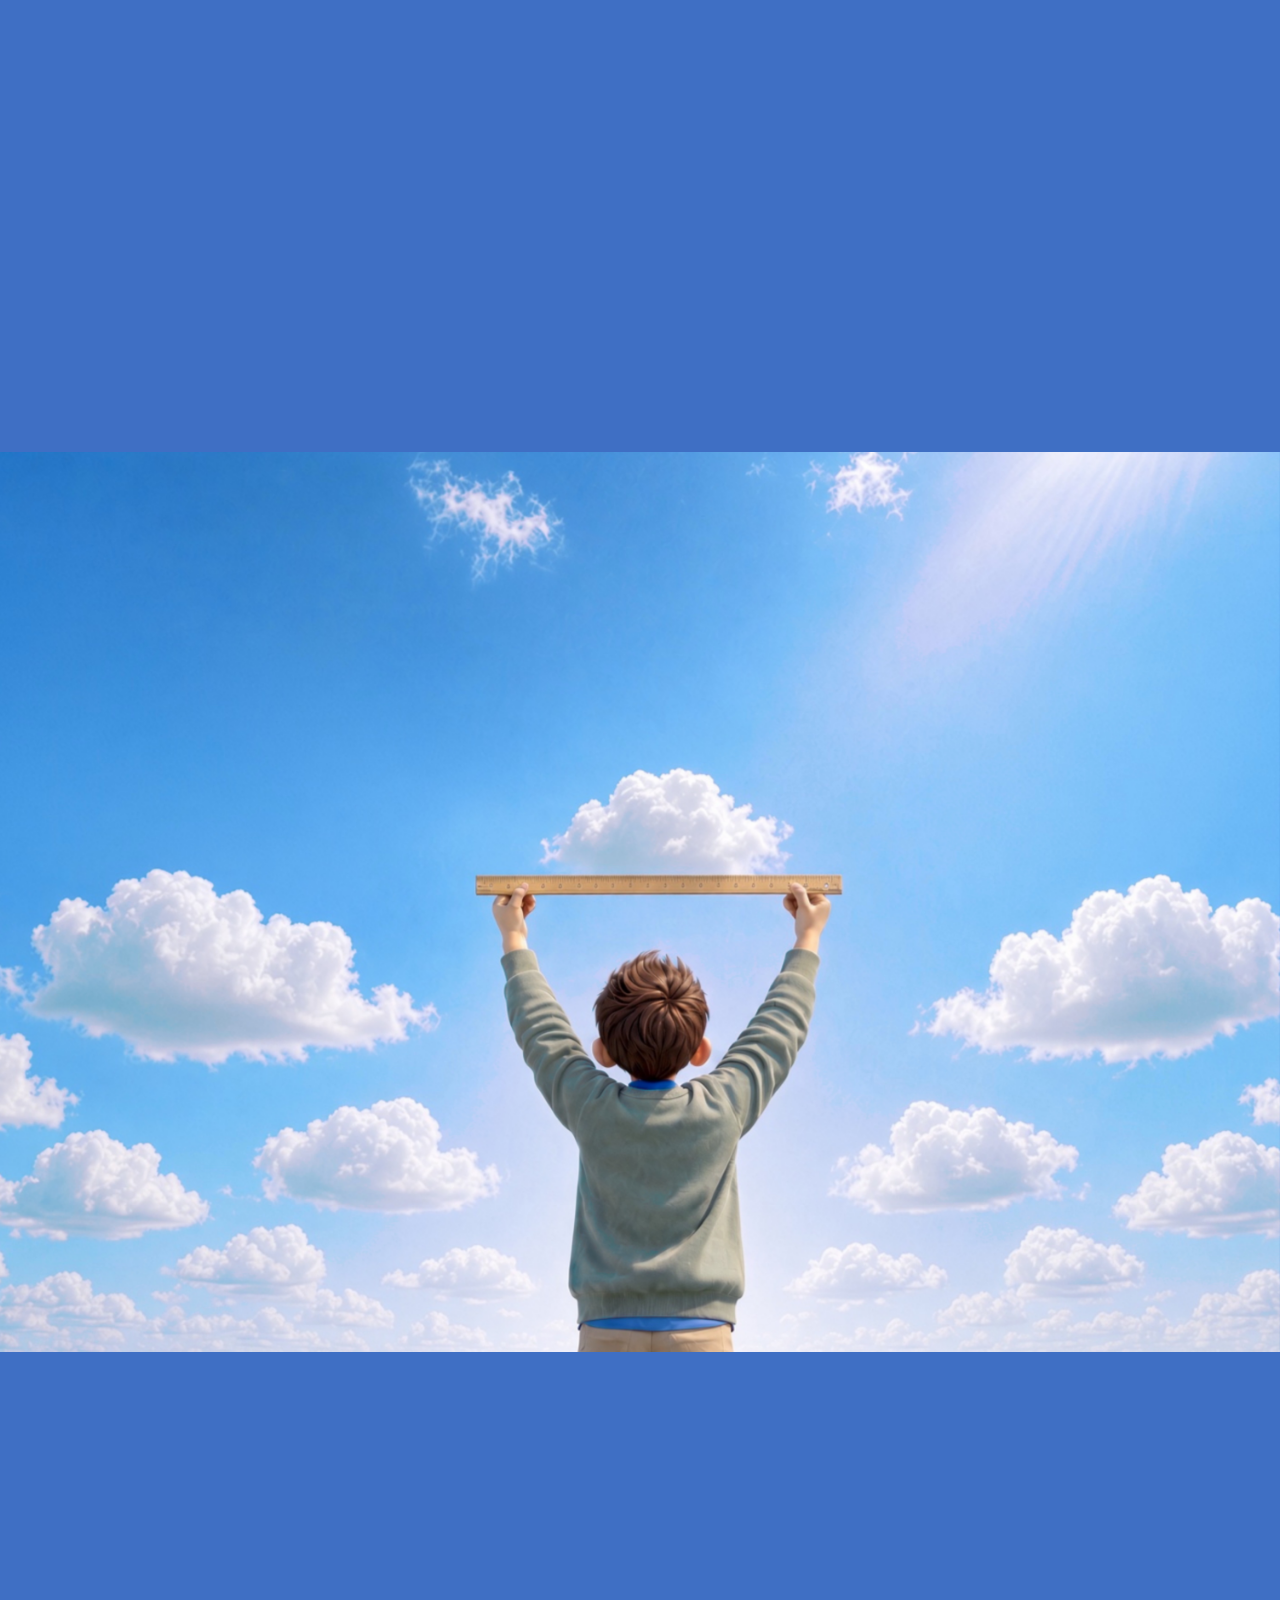
<file: index.html>
<!DOCTYPE html>
<html lang="en">
  <head>
    <meta charset="UTF-8" />
    <meta name="viewport" content="width=device-width, initial-scale=1, viewport-fit=cover" />
    <title>Galami Labs</title>
    <link rel="icon" type="image/png" href="/favicon.png" />
    <link rel="stylesheet" href="styles.css" />
    <script>
      document.documentElement.classList.add("is-video-loading");
      if (matchMedia("(max-aspect-ratio: 4/5)").matches) {
        document.documentElement.classList.add("is-phone");
      }
      if (/iPhone|iPod/.test(navigator.userAgent)) {
        document.documentElement.classList.add("is-iphone");
      }
    </script>
    <style>
      .home .start-still,
      .home .hero-video,
      .home .end-still {
        transform-origin: center center;
      }

      .home .next {
        width: 3.25rem;
        height: 3.25rem;
        bottom: calc(1.85rem + env(safe-area-inset-bottom));
        background: #fff;
        color: #141414;
        box-shadow: 0 8px 22px rgba(8, 28, 64, 0.18);
        transform: translateX(-50%);
        transition: opacity 0.25s ease, transform 0.28s cubic-bezier(0.22, 1, 0.36, 1);
      }

      @media (max-aspect-ratio: 4/5) {
        .home .next {
          bottom: calc(1.85rem + var(--chrome-bottom, env(safe-area-inset-bottom)));
        }
      }

      .home .next svg {
        position: relative;
        z-index: 2;
        width: 1.45rem;
        height: 1.45rem;
      }

      .home .next svg path {
        stroke-width: 1.8;
      }

      .home .next:hover,
      .home .next:focus-visible {
        transform: translateX(-50%) scale(1.12);
      }

      @media (prefers-reduced-motion: reduce) {
        .home .next {
          transition: none;
        }
      }
    </style>
  </head>
  <body>
    <div class="phone-load">
      <p class="phone-load-mark">Galami Labs</p>
      <div class="phone-load-track"><span class="phone-load-bar"></span></div>
    </div>
    <main class="scrub">
      <div class="pin home">
        <picture>
          <source media="(max-aspect-ratio: 4/5)" srcset="Mobile%20First%20Frame.jpg" />
          <img
            class="start-still"
            src="trial-first.jpg"
            alt="A boy holding a ruler up to the sky"
            fetchpriority="high"
            decoding="sync"
            draggable="false"
          />
        </picture>
        <video
          class="hero-video"
          muted
          playsinline
          webkit-playsinline
          preload="auto"
          disablepictureinpicture
          disableremoteplayback
          data-scrub="scrub-trial.mp4"
          data-phone-scrub="iphone-scrub.mp4"
        ></video>
        <picture>
          <source media="(max-aspect-ratio: 4/5)" srcset="Mobile%20Middle%20Frame%201.0.jpg" />
          <img
            class="end-still"
            src="Final Middle Frame.jpg"
            alt="A boy standing in a meadow, looking at the mountains"
            draggable="false"
            aria-hidden="true"
          />
        </picture>
        <h1 class="wordmark">Galami Labs</h1>
        <button type="button" class="next" aria-label="Scroll to next">
          <svg viewBox="0 0 24 24" aria-hidden="true">
            <path d="M12 5.5v10M7.5 11.5 12 16.5l4.5-5" fill="none" stroke="currentColor" stroke-width="1.8" stroke-linecap="round" stroke-linejoin="round" />
          </svg>
        </button>
        <div class="peaks" hidden>
          <picture>
            <source media="(max-aspect-ratio: 4/5)" srcset="Mobile%20Final%20Slideshow.jpg" />
            <img class="range" src="Long Mountain Range.jpg" alt="Rigi, Pilatus, and the Matterhorn" draggable="false" />
          </picture>
          <img class="peak-close" src="Mountain Peak 3.0.jpg" alt="The boy standing on a snowy summit, with another peak beyond" draggable="false" />
          <div class="range-notes">
            <article class="phase">
              <div class="phase-copy">
                <p class="phase-kicker">Phase 1</p>
                <h2 class="phase-title">Agentic AI</h2>
                <p class="phase-text">Learn to use agents on real workflows</p>
              </div>
            </article>
            <article class="phase">
              <div class="phase-copy">
                <p class="phase-kicker">Phase 2</p>
                <h2 class="phase-title">Build Software</h2>
                <p class="phase-text">Create software people can open and use</p>
              </div>
            </article>
            <article class="phase">
              <div class="phase-copy">
                <p class="phase-kicker">Phase 3</p>
                <h2 class="phase-title">Launch Consultancy</h2>
                <p class="phase-text">Put this to work on company projects</p>
              </div>
            </article>
            <article class="phase">
              <div class="contact-card">
                <div class="contact-intro">
                  <p class="contact-kicker">Thanks for the visit!</p>
                  <h2 class="contact-title">Join the Expedition</h2>
                  <form class="contact-email">
                    <label for="expedition-email">Email</label>
                    <div class="contact-email-row">
                      <span class="contact-email-field">
                        <input id="expedition-email" type="email" name="email" required autocomplete="email" placeholder="Your email" />
                      </span>
                      <button type="submit">
                        <span class="join-face">
                          <span class="join-label">Join</span>
                          <span class="join-spin" aria-hidden="true"></span>
                        </span>
                        <span class="join-done" aria-hidden="true">
                          <svg class="join-check" viewBox="0 0 24 24" aria-hidden="true">
                            <path d="M5 12.5 9.2 17 19 7" fill="none" stroke="currentColor" stroke-width="1.8" stroke-linecap="round" stroke-linejoin="round" />
                          </svg>
                          <span class="join-note"></span>
                        </span>
                      </button>
                    </div>
                    <p class="contact-status" hidden aria-live="polite"></p>
                  </form>
                </div>
              </div>
              <a class="next-peak" href="https://www.guillaumegruyters.com/" target="_blank" rel="noreferrer" aria-label="Want to explore more? guillaumegruyters.com">
                <span class="next-peak-label">
                  <span class="next-peak-copy">
                    <span class="next-peak-name">Want to explore more?</span>
                    <span class="next-peak-meta">click here</span>
                  </span>
                  <span class="next-peak-site">guillaumegruyters.com</span>
                </span>
                <span class="next-peak-line"></span>
              </a>
            </article>
          </div>
        </div>
        <div class="statement">
          <p class="statement-title">3 Peaks. 3 Phases.</p>
          <p class="statement-hint hint-hover">Hover over the mountains to explore the peaks</p>
          <p class="statement-hint hint-tap">Tap a mountain to explore the peaks</p>
        </div>
        <p class="name-adjust" hidden>
          <span>Drag the names.</span>
          <button type="button" class="name-adjust-reset">Reset</button>
          <span class="name-adjust-readout"></span>
        </p>
        <div class="summits" aria-hidden="true">
          <div class="summit-spot">
            <button type="button" class="summit" data-x="0.189" data-y="0.329" data-phone-x="0.163" data-phone-y="0.376" aria-label="Rigi, 1,798 meters"></button>
            <span class="summit-label"><span class="summit-name">Rigi</span><span class="summit-height">1,798 m</span></span>
            <span class="summit-line"></span>
          </div>
          <div class="summit-spot">
            <button type="button" class="summit summit-pilatus" data-x="0.480" data-y="0.273" data-phone-x="0.488" data-phone-y="0.348" aria-label="Pilatus, 2,128 meters"></button>
            <span class="summit-label"><span class="summit-name">Pilatus</span><span class="summit-height">2,128 m</span></span>
            <span class="summit-line"></span>
          </div>
          <div class="summit-spot">
            <button type="button" class="summit" data-x="0.815" data-y="0.222" data-phone-x="0.834" data-phone-y="0.326" aria-label="Matterhorn, 4,478 meters"></button>
            <span class="summit-label"><span class="summit-name">Matterhorn</span><span class="summit-height">4,478 m</span></span>
            <span class="summit-line"></span>
          </div>
        </div>
        <div class="peak-readout" hidden>
          <span class="peak-readout-live"></span>
          <div class="height-lock" aria-hidden="true">
            <span class="height-wheel"><span class="height-reel"></span></span>
            <span class="height-sep">,</span>
            <span class="height-wheel"><span class="height-reel"></span></span>
            <span class="height-wheel"><span class="height-reel"></span></span>
            <span class="height-wheel"><span class="height-reel"></span></span>
            <span class="height-sep"> m</span>
          </div>
          <p class="altitude-label" aria-hidden="true">(Altitude)</p>
        </div>
        <div class="flash" hidden></div>
        <button type="button" class="advance" hidden>Explore the Range</button>
        <button type="button" class="step step-prev" hidden aria-label="Previous mountain">
          <svg viewBox="0 0 24 24" aria-hidden="true">
            <path d="M18.5 12H8.5M12.5 7.5 7.5 12l5 4.5" fill="none" stroke="currentColor" stroke-width="1.8" stroke-linecap="round" stroke-linejoin="round" />
          </svg>
        </button>
        <button type="button" class="peak-exit" hidden aria-label="Back to the mountains">
          <svg class="peak-exit-mark" viewBox="0 0 24 24" aria-hidden="true">
            <path d="M6 6l12 12M18 6L6 18" fill="none" stroke="currentColor" stroke-width="1.8" stroke-linecap="round" />
          </svg>
          <svg class="peak-more-mark" viewBox="0 0 24 24" aria-hidden="true">
            <path d="M4.5 7h15M4.5 12h15M4.5 17h15" fill="none" stroke="currentColor" stroke-width="1.8" stroke-linecap="round" />
          </svg>
        </button>
        <div class="more-fog" hidden>
          <nav class="more-links" aria-label="Contact">
            <span class="more-email">
              <a href="mailto:guillaume.gruyters@gmail.com">Email</a>
              <button type="button" class="copy-email" data-email="guillaume.gruyters@gmail.com" aria-label="Copy email address">
                <svg class="copy-icon" viewBox="0 0 24 24" aria-hidden="true">
                  <rect x="8.5" y="8.5" width="11" height="11" rx="1.6" fill="none" stroke="currentColor" stroke-width="1.8" />
                  <path d="M6.2 15.2H5.4A1.4 1.4 0 0 1 4 13.8V5.4A1.4 1.4 0 0 1 5.4 4h8.4A1.4 1.4 0 0 1 15.2 5.4V6.2" fill="none" stroke="currentColor" stroke-width="1.8" stroke-linejoin="round" />
                </svg>
                <svg class="copy-check" viewBox="0 0 24 24" aria-hidden="true">
                  <path d="M5 12.5 9.2 17 19 7" fill="none" stroke="currentColor" stroke-width="1.8" stroke-linecap="round" stroke-linejoin="round" />
                </svg>
              </button>
            </span>
            <a href="https://www.linkedin.com/in/guillaume-gruyters/" target="_blank" rel="noreferrer">LinkedIn</a>
            <a href="https://www.guillaumegruyters.com/" target="_blank" rel="noreferrer">Personal website</a>
          </nav>
          <p class="more-sign">Galami Labs by Guillaume Gruyters.</p>
          <p class="copy-note" hidden aria-live="polite">Email copied to clipboard</p>
        </div>
        <nav class="peak-dots" hidden aria-label="Slideshow">
          <button type="button" aria-label="Agentic AI"></button>
          <button type="button" aria-label="Build Software"></button>
          <button type="button" aria-label="Launch Consultancy"></button>
          <button type="button" aria-label="Join the Expedition"></button>
        </nav>
        <button type="button" class="step step-next" hidden aria-label="Next mountain">
          <svg viewBox="0 0 24 24" aria-hidden="true">
            <path d="M5.5 12h10M11.5 7.5 16.5 12l-5 4.5" fill="none" stroke="currentColor" stroke-width="1.8" stroke-linecap="round" stroke-linejoin="round" />
          </svg>
        </button>
      </div>
    </main>
    <script src="summit-shapes.js"></script>
    <script src="scrub.js"></script>
    <script>
      const homePin = document.querySelector(".home");
      const homeLayers = homePin.querySelectorAll(".start-still, .hero-video, .end-still");
      const homeNext = document.querySelector(".next");
      const homeTrack = document.querySelector(".scrub");
      const openingBoy = 0.5159;
      const openingScale = 1 / (1 - 2 * Math.abs(openingBoy - 0.5));

      const phoneLayout = () => matchMedia("(max-aspect-ratio: 4/5)").matches;

      const placeOpening = () => {
        if (phoneLayout()) {
          homeLayers.forEach((layer) => {
            layer.style.transform = "";
          });
          return;
        }
        const max = Math.max(0, homeTrack.offsetHeight - window.innerHeight);
        const progress = max ? Math.min(1, Math.max(0, window.scrollY / max)) : 0;
        const hold = 1 - progress;
        const scale = 1 + (openingScale - 1) * hold;
        const shift = -(openingBoy - 0.5) * homePin.clientWidth * scale * hold;
        const transform = `translate3d(${shift}px, 0, 0) scale(${scale})`;
        homeLayers.forEach((layer) => {
          layer.style.transform = transform;
        });
        if (homeNext) homeNext.style.left = `${homePin.clientWidth / 2}px`;
      };

      const placeOpeningAfter = () => requestAnimationFrame(placeOpening);
      window.addEventListener("scroll", placeOpeningAfter, { passive: true });
      window.addEventListener("resize", placeOpeningAfter);
      window.addEventListener("load", placeOpeningAfter);
      const homeEnd = homePin.querySelector(".end-still");
      if (homeEnd) homeEnd.addEventListener("load", placeOpeningAfter);
      placeOpeningAfter();

      const emailForm = document.querySelector(".contact-email");
      if (emailForm) {
        const signupUrl = "https://xjyofufpgpbindobcchd.supabase.co/functions/v1/join-expedition";
        const signupKey = "sb_publishable_6xSDdeOqDHnWbmpThVLh0A_BdlEo-0v";
        emailForm.addEventListener("submit", async (event) => {
          event.preventDefault();
          if (emailForm.classList.contains("is-joined") || emailForm.classList.contains("is-sending")) return;
          const email = String(new FormData(emailForm).get("email") || "").trim();
          const status = emailForm.querySelector(".contact-status");
          const button = emailForm.querySelector("button");
          const note = emailForm.querySelector(".join-note");
          const done = emailForm.querySelector(".join-done");
          if (!email) return;
          emailForm.classList.remove("is-error");
          emailForm.classList.add("is-sending");
          emailForm.setAttribute("aria-busy", "true");
          if (button) button.disabled = true;
          try {
            const response = await fetch(signupUrl, {
              method: "POST",
              headers: {
                apikey: signupKey,
                "Content-Type": "application/json",
              },
              body: JSON.stringify({
                email,
                timezone: Intl.DateTimeFormat().resolvedOptions().timeZone,
                locale: navigator.language,
              }),
            });
            const payload = await response.json().catch(() => ({}));
            if (!response.ok) throw new Error("save");
            const message = payload.already ? "Already on the list." : "You're on the list.";
            if (note) note.textContent = message;
            if (done) done.setAttribute("aria-hidden", "false");
            if (status) {
              status.hidden = false;
              status.textContent = message;
            }
            emailForm.classList.remove("is-sending");
            emailForm.classList.add("is-joined");
          } catch {
            emailForm.classList.remove("is-sending");
            emailForm.classList.add("is-error");
            if (status) {
              status.hidden = false;
              status.textContent = "That didn't save. Try again.";
            }
            if (button) button.disabled = false;
            setTimeout(() => emailForm.classList.remove("is-error"), 460);
          } finally {
            emailForm.removeAttribute("aria-busy");
          }
        });
      }
    </script>
  </body>
</html>
</file>
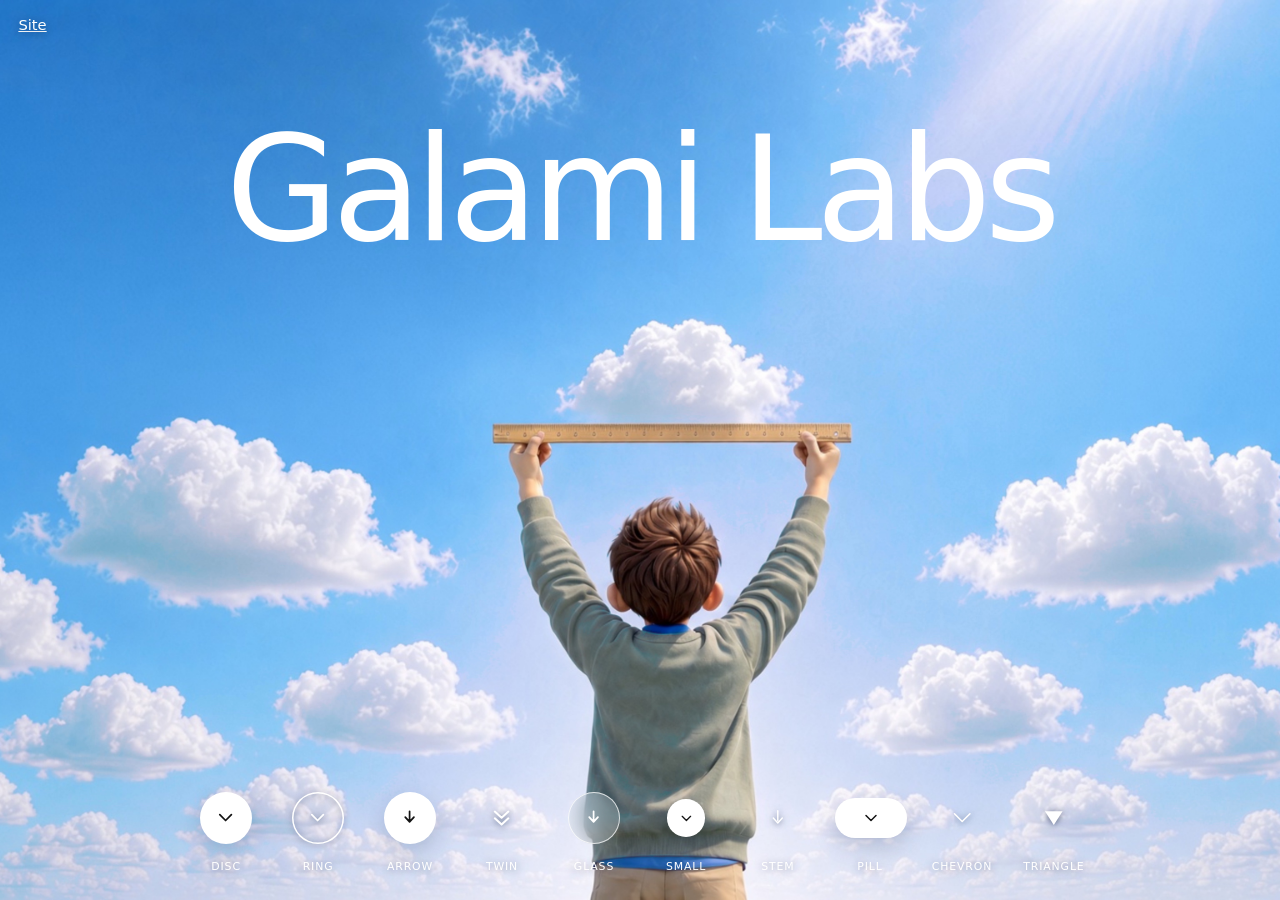
<file: buttons/index.html>
<!DOCTYPE html>
<html lang="en">
  <head>
    <meta charset="UTF-8" />
    <meta name="viewport" content="width=device-width, initial-scale=1, viewport-fit=cover" />
    <title>Down button — Galami Labs</title>
    <style>
      * { box-sizing: border-box; }

      html, body {
        margin: 0;
        min-height: 100%;
        background: #3f6fc4;
        color: #fff;
      }

      body {
        min-height: 100dvh;
      }

      .still {
        position: fixed;
        inset: 0;
        width: 100%;
        height: 100%;
        object-fit: cover;
        object-position: center center;
        user-select: none;
        -webkit-user-drag: none;
      }

      .wordmark {
        position: absolute;
        z-index: 1;
        top: calc(14vh + 0.475 * clamp(4.2rem, 10.5vw, 9.5rem));
        left: 0;
        right: 0;
        margin: 0;
        color: #fff;
        text-align: center;
        font-family: system-ui, sans-serif;
        font-weight: 500;
        font-size: clamp(4.6rem, 11.4vw, 10.3rem);
        line-height: 0.95;
        white-space: nowrap;
        letter-spacing: -0.045em;
        pointer-events: none;
        transform: translateY(-50%);
      }

      .back {
        position: fixed;
        z-index: 2;
        top: 1.15rem;
        left: 1.15rem;
        color: #fff;
        font: 400 0.92rem/1 system-ui, sans-serif;
        text-shadow: 0 1px 8px rgba(8, 28, 64, 0.45);
      }

      .row {
        position: absolute;
        z-index: 1;
        left: 50%;
        bottom: calc(1.7rem + env(safe-area-inset-bottom));
        display: flex;
        align-items: flex-end;
        justify-content: center;
        gap: 1.35rem;
        width: min(72rem, calc(100% - 2rem));
        margin: 0;
        padding: 0;
        list-style: none;
        transform: translateX(-50%);
      }

      .row li {
        display: flex;
        flex-direction: column;
        align-items: center;
        gap: 0.55rem;
      }

      .slot {
        display: grid;
        place-items: center;
        width: 4.4rem;
        height: 4.4rem;
      }

      .down {
        display: grid;
        place-items: center;
        margin: 0;
        padding: 0;
        border: 0;
        background: none;
        color: #141414;
        cursor: pointer;
        transition: transform 0.28s cubic-bezier(0.22, 1, 0.36, 1);
      }

      .down:hover,
      .down:focus-visible {
        transform: scale(1.12);
      }

      .down svg {
        display: block;
        animation: bob 1.4s ease-in-out infinite;
      }

      .disc,
      .ring,
      .arrow,
      .glass,
      .small {
        border-radius: 50%;
      }

      .disc,
      .arrow {
        width: 3.25rem;
        height: 3.25rem;
        background: #fff;
        box-shadow: 0 8px 22px rgba(8, 28, 64, 0.18);
      }

      .disc svg,
      .arrow svg,
      .ring svg,
      .glass svg {
        width: 1.45rem;
        height: 1.45rem;
      }

      .ring {
        width: 3.25rem;
        height: 3.25rem;
        background: transparent;
        color: #fff;
        box-shadow: inset 0 0 0 1.5px #fff;
      }

      .twin {
        width: 2.4rem;
        height: 2.6rem;
        color: #fff;
      }

      .twin svg {
        width: 1.7rem;
        height: 1.85rem;
      }

      .glass {
        width: 3.25rem;
        height: 3.25rem;
        color: #fff;
        background: rgba(255, 255, 255, 0.18);
        box-shadow: inset 0 0 0 1px rgba(255, 255, 255, 0.72);
        backdrop-filter: blur(14px) saturate(1.2);
        -webkit-backdrop-filter: blur(14px) saturate(1.2);
      }

      .small {
        width: 2.35rem;
        height: 2.35rem;
        background: #fff;
        box-shadow: 0 8px 22px rgba(8, 28, 64, 0.18);
      }

      .small svg {
        width: 1.05rem;
        height: 1.05rem;
      }

      .stem {
        width: 1.7rem;
        height: 3.1rem;
        color: #fff;
      }

      .stem svg {
        width: 1.35rem;
        height: 2.55rem;
      }

      .pill {
        width: 4.5rem;
        height: 2.55rem;
        border-radius: 999px;
        background: #fff;
        box-shadow: 0 8px 22px rgba(8, 28, 64, 0.18);
      }

      .pill svg {
        width: 1.25rem;
        height: 1.25rem;
      }

      .bare {
        width: 2.6rem;
        height: 2.2rem;
        color: #fff;
      }

      .bare svg {
        width: 2.15rem;
        height: 1.45rem;
      }

      .ring,
      .twin,
      .stem,
      .bare,
      .wedge {
        filter: drop-shadow(0 1px 3px rgba(8, 28, 64, 0.6));
      }

      .wedge {
        width: 2.7rem;
        height: 2.15rem;
        color: #fff;
      }

      .wedge svg {
        width: 2.35rem;
        height: 1.7rem;
      }

      figcaption, .row li span {
        font: 500 0.68rem/1 system-ui, sans-serif;
        letter-spacing: 0.08em;
        text-transform: uppercase;
        color: #fff;
        text-shadow: 0 1px 8px rgba(8, 28, 64, 0.45);
      }

      @keyframes bob {
        50% { transform: translateY(3px); }
      }

      @media (prefers-reduced-motion: reduce) {
        .down,
        .down svg {
          transition: none;
          animation: none;
        }
      }
    </style>
  </head>
  <body>
    <img class="still" src="../trial-first.jpg" alt="" draggable="false" />
    <h1 class="wordmark">Galami Labs</h1>
    <a class="back" href="../">Site</a>
    <ul class="row">
      <li>
        <div class="slot">
          <button type="button" class="down disc" aria-label="Disc">
            <svg viewBox="0 0 24 24" aria-hidden="true"><path d="M6 9l6 6 6-6" fill="none" stroke="currentColor" stroke-width="1.8" stroke-linecap="round" stroke-linejoin="round" /></svg>
          </button>
        </div>
        <span>Disc</span>
      </li>
      <li>
        <div class="slot">
          <button type="button" class="down ring" aria-label="Ring">
            <svg viewBox="0 0 24 24" aria-hidden="true"><path d="M6 9l6 6 6-6" fill="none" stroke="currentColor" stroke-width="1.8" stroke-linecap="round" stroke-linejoin="round" /></svg>
          </button>
        </div>
        <span>Ring</span>
      </li>
      <li>
        <div class="slot">
          <button type="button" class="down arrow" aria-label="Arrow">
            <svg viewBox="0 0 24 24" aria-hidden="true"><path d="M12 5.5v10M7.5 11.5L12 16.5l4.5-5" fill="none" stroke="currentColor" stroke-width="1.8" stroke-linecap="round" stroke-linejoin="round" /></svg>
          </button>
        </div>
        <span>Arrow</span>
      </li>
      <li>
        <div class="slot">
          <button type="button" class="down twin" aria-label="Twin">
            <svg viewBox="0 0 24 24" aria-hidden="true"><path d="M6 6.5l6 5.5 6-5.5M6 12.5l6 5.5 6-5.5" fill="none" stroke="currentColor" stroke-width="1.8" stroke-linecap="round" stroke-linejoin="round" /></svg>
          </button>
        </div>
        <span>Twin</span>
      </li>
      <li>
        <div class="slot">
          <button type="button" class="down glass" aria-label="Glass">
            <svg viewBox="0 0 24 24" aria-hidden="true"><path d="M12 5.5v10M7.5 11.5 12 16.5l4.5-5" fill="none" stroke="currentColor" stroke-width="1.8" stroke-linecap="round" stroke-linejoin="round" /></svg>
          </button>
        </div>
        <span>Glass</span>
      </li>
      <li>
        <div class="slot">
          <button type="button" class="down small" aria-label="Small">
            <svg viewBox="0 0 24 24" aria-hidden="true"><path d="M6 9l6 6 6-6" fill="none" stroke="currentColor" stroke-width="1.8" stroke-linecap="round" stroke-linejoin="round" /></svg>
          </button>
        </div>
        <span>Small</span>
      </li>
      <li>
        <div class="slot">
          <button type="button" class="down stem" aria-label="Stem">
            <svg viewBox="0 0 24 24" aria-hidden="true"><path d="M12 3.5v11M7 11.5L12 17l5-5.5" fill="none" stroke="currentColor" stroke-width="1.6" stroke-linecap="round" stroke-linejoin="round" /></svg>
          </button>
        </div>
        <span>Stem</span>
      </li>
      <li>
        <div class="slot">
          <button type="button" class="down pill" aria-label="Pill">
            <svg viewBox="0 0 24 24" aria-hidden="true"><path d="M6 9l6 6 6-6" fill="none" stroke="currentColor" stroke-width="1.8" stroke-linecap="round" stroke-linejoin="round" /></svg>
          </button>
        </div>
        <span>Pill</span>
      </li>
      <li>
        <div class="slot">
          <button type="button" class="down bare" aria-label="Chevron">
            <svg viewBox="0 0 24 24" aria-hidden="true"><path d="M4 8l8 8 8-8" fill="none" stroke="currentColor" stroke-width="1.6" stroke-linecap="round" stroke-linejoin="round" /></svg>
          </button>
        </div>
        <span>Chevron</span>
      </li>
      <li>
        <div class="slot">
          <button type="button" class="down wedge" aria-label="Triangle">
            <svg viewBox="0 0 24 24" aria-hidden="true"><path d="M12 18.5L4.2 6.5h15.6L12 18.5z" fill="currentColor" /></svg>
          </button>
        </div>
        <span>Triangle</span>
      </li>
    </ul>
  </body>
</html>
</file>
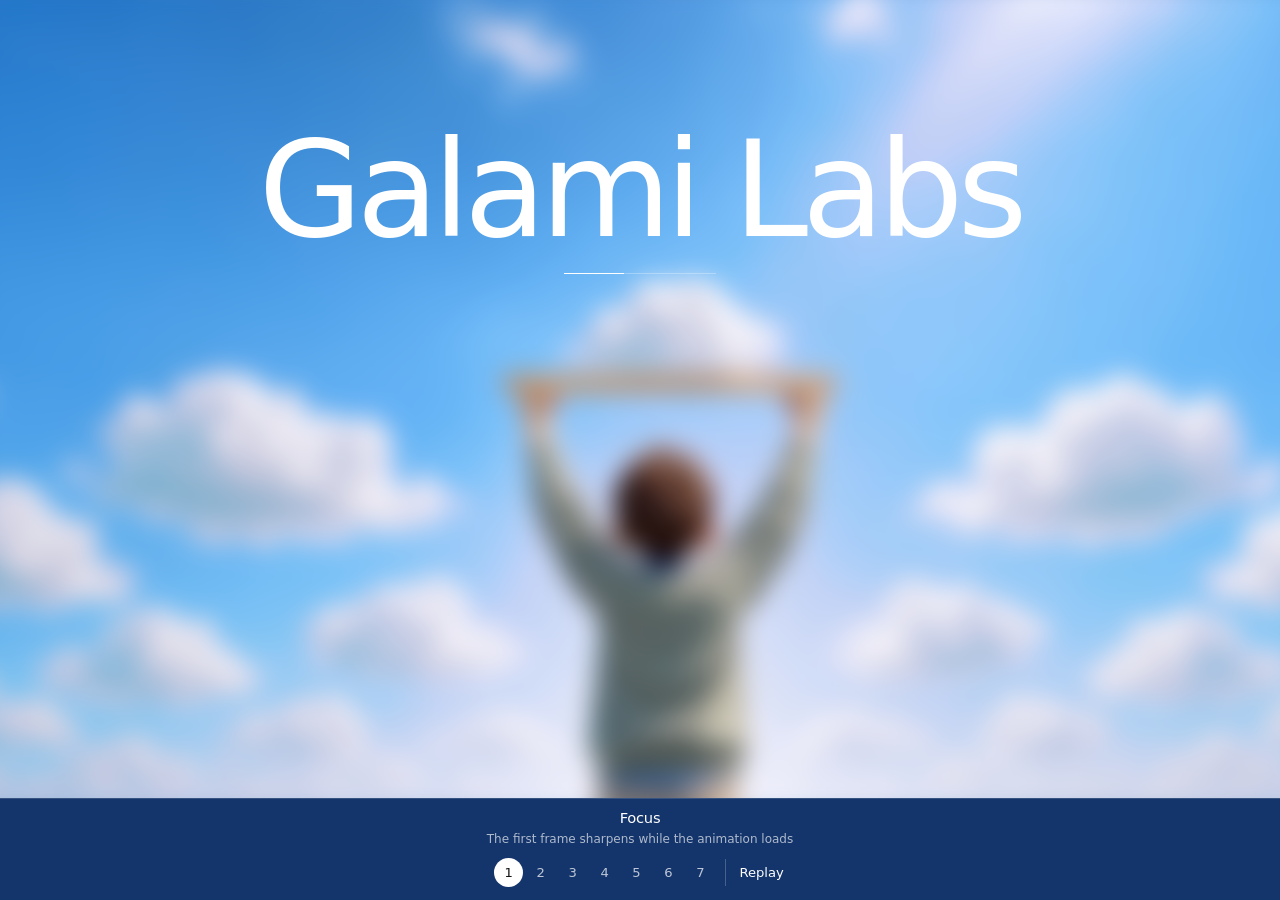
<file: loading/index.html>
<!DOCTYPE html>
<html lang="en">
  <head>
    <meta charset="UTF-8" />
    <meta name="viewport" content="width=device-width, initial-scale=1, viewport-fit=cover" />
    <meta name="robots" content="noindex" />
    <meta name="theme-color" content="#3f6fc4" />
    <title>Loading — Galami Labs</title>
    <link rel="preload" as="image" href="../Mobile%20First%20Frame.jpg" media="(max-aspect-ratio: 4/5)" />
    <link rel="preload" as="image" href="../trial-first.jpg" media="(min-aspect-ratio: 4/5)" />
    <script>
      (function () {
        var names = { focus: 1, sky: 1, ruler: 1, altitude: 1, peaks: 1, sketch: 1, scale: 1 };
        var v = new URLSearchParams(location.search).get("v");
        document.documentElement.dataset.screen = names[v] ? v : "focus";
      })();
    </script>
    <style>
      :root {
        --sky: #3f6fc4;
        --p: 0;
      }

      * {
        box-sizing: border-box;
      }

      html,
      body {
        margin: 0;
        height: 100%;
        background: var(--sky);
        color: #fff;
        overflow: hidden;
        -webkit-text-size-adjust: 100%;
      }

      button {
        font: inherit;
        color: inherit;
        cursor: pointer;
        -webkit-tap-highlight-color: transparent;
      }

      .lab {
        display: flex;
        flex-direction: column;
        height: 100dvh;
        overflow: hidden;
      }

      .stage {
        position: relative;
        flex: 1 1 auto;
        min-height: 0;
        overflow: hidden;
        background: var(--sky);
        user-select: none;
      }

      .still {
        position: absolute;
        inset: 0;
        z-index: 1;
        width: 100%;
        height: 100%;
        object-fit: cover;
        object-position: center center;
        transform-origin: center center;
        pointer-events: none;
        user-select: none;
        -webkit-user-drag: none;
      }

      html[data-screen="focus"]:not(.is-open) .still {
        filter: blur(calc((1 - var(--p)) * 20px));
        transform: scale(calc(1 + (1 - var(--p)) * 0.08));
      }

      .cover {
        position: absolute;
        inset: 0;
        z-index: 2;
        background: var(--sky);
        opacity: 1;
        transition: opacity 0.8s ease;
      }

      html[data-screen="focus"] .cover,
      html.is-open .cover {
        opacity: 0;
      }

      html:not(.is-open) .cover {
        transition: none;
      }

      .home-lock {
        position: absolute;
        z-index: 4;
        top: 14vh;
        left: 0;
        right: 0;
        margin: 0;
        text-align: center;
        pointer-events: none;
        opacity: 1;
        transform: none;
      }

      html.is-open .home-lock {
        transition: transform 0.85s cubic-bezier(0.22, 1, 0.36, 1), opacity 0.7s ease;
      }

      html:not(.is-open) .home-lock {
        transition: none;
      }

      html[data-screen="sky"]:not(.is-open) .home-lock {
        transform: translateY(calc(50dvh - 14vh - 2.2rem));
      }

      html[data-screen="altitude"]:not(.is-open) .home-lock,
      html[data-screen="sketch"]:not(.is-open) .home-lock,
      html[data-screen="scale"]:not(.is-open) .home-lock {
        opacity: 0;
      }

      .home-mark {
        margin: 0;
        color: #fff;
        font-family: system-ui, sans-serif;
        font-weight: 500;
        font-size: clamp(4.2rem, 10.5vw, 9.5rem);
        line-height: 0.95;
        letter-spacing: -0.045em;
        white-space: nowrap;
      }

      .title-rule {
        display: none;
        width: min(34vw, 9.5rem);
        height: 1px;
        margin: 1.2rem auto 0;
        background: rgba(255, 255, 255, 0.28);
        opacity: 1;
        transition: opacity 0.45s ease;
      }

      html[data-screen="focus"] .title-rule,
      html[data-screen="sky"] .title-rule {
        display: block;
      }

      html.is-open .title-rule {
        opacity: 0;
      }

      html:not(.is-open) .title-rule {
        transition: none;
      }

      .title-rule span {
        display: block;
        height: 100%;
        width: calc(var(--p) * 100%);
        background: #fff;
      }

      .instrument {
        z-index: 3;
        pointer-events: none;
        opacity: 1;
        transition: opacity 0.75s ease;
      }

      html.is-open .instrument {
        opacity: 0;
      }

      html:not(.is-open) .instrument {
        transition: none;
      }

      .instrument-ruler,
      .instrument-altitude,
      .instrument-peaks,
      .instrument-sketch,
      .instrument-scale {
        display: none;
      }

      html[data-screen="ruler"] .instrument-ruler {
        display: block;
      }

      html[data-screen="altitude"] .instrument-altitude {
        display: flex;
      }

      html[data-screen="peaks"] .instrument-peaks {
        display: block;
      }

      html[data-screen="sketch"] .instrument-sketch,
      html[data-screen="scale"] .instrument-scale {
        display: flex;
      }

      .instrument-ruler {
        position: absolute;
        left: 50%;
        top: 44%;
        width: min(74vw, 34rem);
        transform: translate(-50%, -50%);
      }

      .ruler-ticks {
        height: 0.95rem;
        background:
          repeating-linear-gradient(90deg, #fff 0 1.5px, transparent 1.5px 12.5%) left bottom / 100% 100% no-repeat,
          repeating-linear-gradient(90deg, rgba(255, 255, 255, 0.72) 0 1px, transparent 1px 3.125%) left bottom / 100% 42% no-repeat;
      }

      .ruler-base {
        height: 1.5px;
        background: rgba(255, 255, 255, 0.32);
      }

      .ruler-base span {
        display: block;
        position: relative;
        height: 100%;
        width: calc(var(--p) * 100%);
        background: #fff;
      }

      .ruler-base span::after {
        content: "";
        position: absolute;
        right: 0;
        bottom: -0.2rem;
        width: 1.5px;
        height: 1.25rem;
        background: #fff;
        transform: translateX(50%);
      }

      .instrument-altitude {
        position: absolute;
        inset: 0;
        flex-direction: column;
        align-items: center;
        justify-content: center;
        padding-bottom: 6vh;
        text-align: center;
      }

      .alt-name,
      .alt-note,
      .alt-figure,
      .summit-name,
      .summit-height,
      .dock-name,
      .dock-blurb {
        font-family: system-ui, sans-serif;
      }

      .alt-name {
        margin: 0;
        min-width: 8.5rem;
        min-height: 1.2em;
        font-weight: 500;
        font-size: 1.05rem;
        line-height: 1.2;
        letter-spacing: 0.01em;
      }

      .alt-figure {
        display: flex;
        align-items: baseline;
        justify-content: center;
        margin: 0.45rem 0 0;
      }

      .alt-value {
        display: block;
        width: 5.35ch;
        text-align: right;
        font-variant-numeric: tabular-nums;
        font-weight: 500;
        font-size: clamp(3.35rem, 14vw, 8.25rem);
        line-height: 0.9;
        letter-spacing: -0.055em;
      }

      .alt-unit {
        margin-left: 0.28rem;
        font-weight: 500;
        font-size: clamp(1.7rem, 5vw, 2.6rem);
        letter-spacing: -0.04em;
        line-height: 1;
      }

      .alt-note {
        margin: 0.85rem 0 0;
        font-weight: 400;
        font-size: 0.95rem;
        line-height: 1;
        color: rgba(255, 255, 255, 0.78);
      }

      .instrument-peaks {
        position: absolute;
        inset: 0;
      }

      .summit {
        --line: calc(var(--grow, 0) * 7rem);
        position: absolute;
        top: 64%;
        left: var(--x);
        width: 8rem;
        transform: translateX(-50%);
      }

      .summit-line {
        position: absolute;
        left: 50%;
        top: 0;
        width: 1px;
        height: var(--line);
        background: rgba(255, 255, 255, 0.92);
        transform: translate(-50%, -100%);
      }

      .summit-label {
        position: absolute;
        left: 50%;
        top: 0;
        transform: translate(-50%, calc(-100% - 0.55rem - var(--line)));
        opacity: clamp(0, calc((var(--grow, 0) - 0.08) * 1.7), 1);
        text-align: center;
        white-space: nowrap;
      }

      .summit-name,
      .summit-height {
        display: block;
        color: #fff;
      }

      .summit-name {
        font-weight: 500;
        font-size: 0.95rem;
        line-height: 1.15;
      }

      .summit-height {
        margin-top: 0.15rem;
        font-weight: 400;
        font-size: 0.78rem;
        line-height: 1;
        color: rgba(255, 255, 255, 0.82);
      }

      .instrument-sketch,
      .instrument-scale {
        position: absolute;
        inset: 0;
        flex-direction: column;
        align-items: center;
        color: #fff;
      }

      .instrument-sketch {
        justify-content: center;
        padding: 8vh 1.25rem 6vh;
      }

      .instrument-scale {
        justify-content: space-between;
        padding: 9vh 0.75rem 2.5vh;
      }

      .scale-name,
      .scale-figure,
      .scale-value,
      .scale-unit {
        font-family: system-ui, sans-serif;
      }

      .scale-name {
        margin: 0;
        min-height: 1.2em;
        font-weight: 500;
        font-size: 1.05rem;
        line-height: 1.2;
        text-align: center;
      }

      .scale-figure {
        display: flex;
        align-items: baseline;
        justify-content: center;
        margin: 0.25rem 0 0;
      }

      .scale-value {
        display: block;
        width: 5.2ch;
        text-align: right;
        font-variant-numeric: tabular-nums;
        font-weight: 500;
        font-size: clamp(2.8rem, 11vw, 5rem);
        line-height: 0.9;
        letter-spacing: -0.05em;
      }

      .scale-unit {
        margin-left: 0.28rem;
        font-weight: 500;
        font-size: clamp(1.2rem, 3.4vw, 1.8rem);
        line-height: 1;
      }

      .range-frame {
        width: 100%;
        max-width: 100%;
        min-width: 0;
      }

      .range-svg {
        display: block;
        width: 100%;
        max-width: 100%;
        height: auto;
      }

      .sketch-fill {
        fill: #fff;
        stroke: none;
        opacity: clamp(0, calc((var(--p) - 0.78) / 0.22), 1);
      }

      .draw {
        fill: none;
        stroke: #fff;
        stroke-width: 2.15;
        stroke-linejoin: round;
        stroke-linecap: round;
        stroke-dasharray: 0 1;
        vector-effect: non-scaling-stroke;
      }

      .ruler-track {
        stroke: rgba(255, 255, 255, 0.38);
        stroke-width: 1.5;
      }

      .ruler-fill,
      .vmark line {
        stroke: #fff;
        stroke-width: 1.75;
      }

      .tick {
        stroke: rgba(255, 255, 255, 0.7);
        stroke-width: 1.25;
      }

      .ground {
        stroke: rgba(255, 255, 255, 0.45);
        stroke-width: 1.25;
      }

      .mtn {
        fill: #fff;
        stroke: #3f6fc4;
        stroke-width: 2;
        stroke-linejoin: round;
      }

      .range-svg text {
        fill: #fff;
        font-family: system-ui, sans-serif;
        font-size: 15px;
        font-weight: 500;
      }

      .mint {
        opacity: clamp(0, calc((var(--p) - var(--at)) * 14), 1);
      }

      .dock {
        flex: none;
        padding: 0.75rem 1rem calc(0.8rem + env(safe-area-inset-bottom));
        background: #14356b;
        border-top: 1px solid rgba(255, 255, 255, 0.14);
      }

      .dock-name,
      .dock-blurb {
        margin: 0;
        text-align: center;
      }

      .dock-name {
        font-weight: 500;
        font-size: 0.92rem;
        line-height: 1;
        letter-spacing: -0.02em;
      }

      .dock-blurb {
        margin-top: 0.32rem;
        font-weight: 400;
        font-size: 0.75rem;
        line-height: 1.35;
        color: rgba(255, 255, 255, 0.66);
      }

      .dock-row {
        display: flex;
        align-items: center;
        justify-content: center;
        gap: 0.15rem;
        margin-top: 0.65rem;
      }

      .picks {
        display: flex;
        gap: 0.15rem;
      }

      .pick,
      .replay {
        border: 0;
        background: transparent;
      }

      .pick {
        width: 1.85rem;
        height: 1.85rem;
        border-radius: 50%;
        color: rgba(255, 255, 255, 0.72);
        font-family: system-ui, sans-serif;
        font-weight: 500;
        font-size: 0.82rem;
        line-height: 1;
      }

      .pick.is-on {
        background: #fff;
        color: #141414;
      }

      .replay {
        margin-left: 0.45rem;
        padding: 0.45rem 0.15rem 0.45rem 0.85rem;
        border-left: 1px solid rgba(255, 255, 255, 0.22);
        border-radius: 0;
        color: #fff;
        font-family: system-ui, sans-serif;
        font-weight: 500;
        font-size: 0.82rem;
        line-height: 1;
      }

      .pick:focus-visible,
      .replay:focus-visible {
        outline: 2px solid #fff;
        outline-offset: 3px;
      }

      .sr {
        position: absolute;
        width: 1px;
        height: 1px;
        margin: -1px;
        padding: 0;
        overflow: hidden;
        clip: rect(0, 0, 0, 0);
        white-space: nowrap;
        border: 0;
      }

      @media (max-aspect-ratio: 4/5) {
        .home-lock {
          top: max(calc(24px + 12svh), calc(env(safe-area-inset-top) + 0.85rem));
        }

        html[data-screen="sky"]:not(.is-open) .home-lock {
          transform: translateY(calc(40dvh - 12svh));
        }

        .home-mark {
          font-size: 10.5vw;
        }

        .instrument-ruler {
          top: 37%;
          width: min(78vw, 22rem);
        }

        .summit {
          top: 60%;
          --line: calc(var(--grow, 0) * 5.6rem);
        }

        .alt-value {
          font-size: 12.4vw;
        }
      }

      @media (prefers-reduced-motion: reduce) {
        .cover,
        .home-lock,
        .title-rule,
        .instrument,
        .still {
          transition: none !important;
        }
      }
    </style>
  </head>
  <body>
    <div class="lab">
      <div class="stage">
        <picture>
          <source media="(max-aspect-ratio: 4/5)" srcset="../Mobile%20First%20Frame.jpg" />
          <img
            class="still"
            src="../trial-first.jpg"
            alt="A boy holding a ruler up to the sky"
            draggable="false"
          />
        </picture>
        <div class="cover"></div>
        <header class="home-lock">
          <h1 class="home-mark">Galami Labs</h1>
          <div class="title-rule" aria-hidden="true"><span></span></div>
        </header>
        <div class="instrument instrument-ruler" aria-hidden="true">
          <div class="ruler-ticks"></div>
          <div class="ruler-base"><span></span></div>
        </div>
        <div class="instrument instrument-altitude" aria-hidden="true">
          <p class="alt-name">Rigi</p>
          <p class="alt-figure"><span class="alt-value">0</span><span class="alt-unit">m</span></p>
          <p class="alt-note">Altitude</p>
        </div>
        <div class="instrument instrument-peaks" aria-hidden="true">
          <div class="summit" style="--x: 27%">
            <span class="summit-label"><span class="summit-name">Rigi</span><span class="summit-height">1,798 m</span></span>
            <span class="summit-line"></span>
          </div>
          <div class="summit" style="--x: 50%">
            <span class="summit-label"><span class="summit-name">Pilatus</span><span class="summit-height">2,128 m</span></span>
            <span class="summit-line"></span>
          </div>
          <div class="summit" style="--x: 66%">
            <span class="summit-label"><span class="summit-name">Matterhorn</span><span class="summit-height">4,478 m</span></span>
            <span class="summit-line"></span>
          </div>
        </div>
        <div class="instrument instrument-sketch" aria-hidden="true">
          <div class="range-frame">
          <svg class="range-svg sketch-svg" viewBox="70 8 540 532">
            <path class="sketch-fill" d="M96 500 C140 478 162 400 178 348 C188 318.5 198 318.5 208 348 C228 410 258 478 300 500 Z" />
            <path class="sketch-fill" d="M248 500 L272 445 L294 385 L312 418 L348 285.2 L378 358 L398 322 L432 445 L468 500 Z" />
            <path class="sketch-fill" d="M400 500 L445 400 L480 260 L510 145 L530 48 L552 155 L575 310 L598 500 Z" />
            <path class="draw" data-start="0" data-span="0.16" d="M96 500 L598 500" />
            <path class="draw" data-start="0.05" data-span="0.3" d="M96 500 C140 478 162 400 178 348 C188 318.5 198 318.5 208 348 C228 410 258 478 300 500" />
            <path class="draw" data-start="0.26" data-span="0.32" d="M248 500 L272 445 L294 385 L312 418 L348 285.2 L378 358 L398 322 L432 445 L468 500" />
            <path class="draw" data-start="0.5" data-span="0.5" d="M400 500 L445 400 L480 260 L510 145 L530 48 L552 155 L575 310 L598 500" />
          </svg>
          </div>
        </div>
        <div class="instrument instrument-scale" aria-hidden="true">
          <div class="scale-read">
            <p class="scale-name">Rigi</p>
            <p class="scale-figure"><span class="scale-value">0</span><span class="scale-unit">m</span></p>
          </div>
          <div class="range-frame">
          <svg class="range-svg" viewBox="0 0 620 540">
            <line class="ruler-track" x1="36" y1="48" x2="36" y2="500" />
            <line class="ruler-fill" x1="36" y1="500" x2="36" y2="500" />
            <line class="tick" x1="32" y1="449.5" x2="40" y2="449.5" />
            <line class="tick" x1="32" y1="399.1" x2="40" y2="399.1" />
            <line class="tick" x1="32" y1="348.6" x2="40" y2="348.6" />
            <line class="tick" x1="32" y1="298.1" x2="40" y2="298.1" />
            <line class="tick" x1="32" y1="247.7" x2="40" y2="247.7" />
            <line class="tick" x1="32" y1="197.2" x2="40" y2="197.2" />
            <line class="tick" x1="32" y1="146.7" x2="40" y2="146.7" />
            <line class="tick" x1="32" y1="96.3" x2="40" y2="96.3" />
            <line class="tick" x1="28" y1="318.5" x2="48" y2="318.5" />
            <line class="tick" x1="28" y1="285.2" x2="48" y2="285.2" />
            <line class="tick" x1="26" y1="48" x2="50" y2="48" />
            <line class="ground" x1="80" y1="500" x2="604" y2="500" />
            <g class="vmark">
              <line x1="22" y1="48" x2="54" y2="48" />
            </g>
            <clipPath id="rise">
              <rect class="rise-rect" x="0" y="500" width="620" height="0" />
            </clipPath>
            <g clip-path="url(#rise)">
              <path class="mtn" d="M96 500 C140 478 162 400 178 348 C188 318.5 198 318.5 208 348 C228 410 258 478 300 500 Z" />
              <path class="mtn" d="M248 500 L272 445 L294 385 L312 418 L348 285.2 L378 358 L398 322 L432 445 L468 500 Z" />
              <path class="mtn" d="M400 500 L445 400 L480 260 L510 145 L530 48 L552 155 L575 310 L598 500 Z" />
            </g>
            <text class="mint" style="--at: 0.36" x="193" y="304" text-anchor="middle">Rigi</text>
            <text class="mint" style="--at: 0.44" x="348" y="270" text-anchor="middle">Pilatus</text>
            <text class="mint" style="--at: 0.78" x="470" y="78" text-anchor="end">Matterhorn</text>
          </svg>
          </div>
        </div>
        <p class="sr" role="status"></p>
      </div>
      <nav class="dock" aria-label="Loading screens">
        <p class="dock-name">Focus</p>
        <p class="dock-blurb">The first frame sharpens while the animation loads</p>
        <div class="dock-row">
          <div class="picks" role="radiogroup" aria-label="Choose a loading screen">
            <button type="button" class="pick is-on" role="radio" data-v="focus" aria-checked="true" aria-label="Focus">1</button>
            <button type="button" class="pick" role="radio" data-v="sky" aria-checked="false" aria-label="Sky">2</button>
            <button type="button" class="pick" role="radio" data-v="ruler" aria-checked="false" aria-label="Ruler">3</button>
            <button type="button" class="pick" role="radio" data-v="altitude" aria-checked="false" aria-label="Altitude">4</button>
            <button type="button" class="pick" role="radio" data-v="peaks" aria-checked="false" aria-label="Peaks">5</button>
            <button type="button" class="pick" role="radio" data-v="sketch" aria-checked="false" aria-label="Sketch">6</button>
            <button type="button" class="pick" role="radio" data-v="scale" aria-checked="false" aria-label="Scale">7</button>
          </div>
          <button type="button" class="replay">Replay</button>
        </div>
      </nav>
    </div>
    <script>
      const root = document.documentElement;
      const screens = ["focus", "sky", "ruler", "altitude", "peaks", "sketch", "scale"];
      const copy = {
        focus: ["Focus", "The first frame sharpens while the animation loads"],
        sky: ["Sky", "A title card on the sky, then the picture"],
        ruler: ["Ruler", "The measure fills, then the scene appears"],
        altitude: ["Altitude", "A climb through Rigi, Pilatus, and the Matterhorn"],
        peaks: ["Peaks", "The three summit labels draw themselves in"],
        sketch: ["Sketch", "A line draws the three peaks, then fills them in"],
        scale: ["Scale", "A vertical ruler, with each peak at its true height"],
      };
      const peaks = [
        { name: "Rigi", meters: 1798 },
        { name: "Pilatus", meters: 2128 },
        { name: "Matterhorn", meters: 4478 },
      ];
      const bands = [
        [0.02, 0.42],
        [0.28, 0.7],
        [0.55, 1],
      ];
      const summits = [...document.querySelectorAll(".summit")];
      const altName = document.querySelector(".alt-name");
      const altValue = document.querySelector(".alt-value");
      const scaleName = document.querySelector(".scale-name");
      const scaleValue = document.querySelector(".scale-value");
      const scaleFill = document.querySelector(".ruler-fill");
      const scaleMark = document.querySelector(".vmark");
      const riseRect = document.querySelector(".rise-rect");
      const drawPaths = [...document.querySelectorAll(".draw")];
      const rulerTop = 48;
      const rulerBottom = 500;
      const rulerSpan = rulerBottom - rulerTop;
      let drawReady = false;
      const dockName = document.querySelector(".dock-name");
      const dockBlurb = document.querySelector(".dock-blurb");
      const picks = [...document.querySelectorAll(".pick")];
      const status = document.querySelector(".sr");
      const still = document.querySelector(".still");
      const reduceMotion = matchMedia("(prefers-reduced-motion: reduce)");
      const duration = 4800;
      let frame = 0;
      let running = false;

      const formatMeters = (n) => String(Math.round(n)).replace(/\B(?=(\d{3})+(?!\d))/g, ",");

      const curve = (t) => {
        if (t < 0.15) return (t / 0.15) * 0.22;
        if (t < 0.48) return 0.22 + ((t - 0.15) / 0.33) * 0.46;
        if (t < 0.7) return 0.68 + ((t - 0.48) / 0.22) * 0.05;
        const u = (t - 0.7) / 0.3;
        const s = u * u * (3 - 2 * u);
        return 0.73 + s * 0.27;
      };

      const altitudeAt = (p) => {
        if (p >= 1) return { name: peaks[2].name, meters: peaks[2].meters };
        const x = Math.min(0.9999, p) * peaks.length;
        const i = Math.min(peaks.length - 1, Math.floor(x));
        const local = x - i;
        const eased = 1 - (1 - local) ** 3;
        const from = i === 0 ? 0 : peaks[i - 1].meters;
        return { name: peaks[i].name, meters: from + (peaks[i].meters - from) * eased };
      };

      const ensureDraws = () => {
        if (drawReady) return;
        drawPaths.forEach((path) => {
          const len = path.getTotalLength();
          if (!len) return;
          path.dataset.len = String(len);
          path.style.strokeDasharray = `${len}`;
        });
        drawReady = drawPaths.every((path) => Number(path.dataset.len) > 0);
      };

      const setProgress = (amount) => {
        const p = Math.min(1, Math.max(0, amount));
        root.style.setProperty("--p", p.toFixed(4));
        const altitude = altitudeAt(p);
        altName.textContent = altitude.name;
        altValue.textContent = formatMeters(altitude.meters);
        const metersNow = p >= 1 ? 4478 : p * 4478;
        scaleValue.textContent = formatMeters(metersNow);
        scaleName.textContent = metersNow >= 2128 ? "Matterhorn" : metersNow >= 1798 ? "Pilatus" : "Rigi";
        const level = rulerBottom - p * rulerSpan;
        scaleFill.setAttribute("y1", level.toFixed(2));
        scaleMark.setAttribute("transform", `translate(0 ${(level - rulerTop).toFixed(2)})`);
        riseRect.setAttribute("y", level.toFixed(2));
        riseRect.setAttribute("height", (rulerBottom - level).toFixed(2));
        if (root.dataset.screen === "sketch") ensureDraws();
        drawPaths.forEach((path) => {
          const len = Number(path.dataset.len);
          if (!len) return;
          const start = Number(path.dataset.start);
          const span = Number(path.dataset.span);
          const local = Math.min(1, Math.max(0, (p - start) / span));
          path.style.strokeDashoffset = String(len * (1 - local));
        });
        summits.forEach((node, index) => {
          const [start, end] = bands[index];
          const grow = Math.min(1, Math.max(0, (p - start) / (end - start)));
          node.style.setProperty("--grow", grow.toFixed(4));
        });
      };

      const paintChrome = (screen) => {
        const [name, blurb] = copy[screen];
        dockName.textContent = name;
        dockBlurb.textContent = blurb;
        picks.forEach((button) => {
          const on = button.dataset.v === screen;
          button.classList.toggle("is-on", on);
          button.setAttribute("aria-checked", on ? "true" : "false");
        });
      };

      const finish = () => {
        running = false;
        setProgress(1);
        root.classList.add("is-open");
        status.textContent = "Ready";
      };

      const tick = (now) => {
        if (!running) return;
        const t = Math.min(1, (now - tick.started) / duration);
        setProgress(curve(t));
        if (t < 1) {
          frame = requestAnimationFrame(tick);
          return;
        }
        finish();
      };

      const play = () => {
        cancelAnimationFrame(frame);
        running = false;
        root.classList.remove("is-open");
        setProgress(0);
        status.textContent = "Loading Galami Labs";
        if (reduceMotion.matches) {
          finish();
          return;
        }
        running = true;
        tick.started = performance.now();
        frame = requestAnimationFrame(tick);
      };

      const select = (screen, options = {}) => {
        const next = screens.includes(screen) ? screen : "focus";
        root.dataset.screen = next;
        paintChrome(next);
        const url = new URL(location.href);
        url.searchParams.set("v", next);
        url.searchParams.delete("at");
        history.replaceState(null, "", url);
        if (options.hold !== undefined) {
          cancelAnimationFrame(frame);
          running = false;
          root.classList.toggle("is-open", options.hold >= 1);
          setProgress(options.hold);
          status.textContent = options.hold >= 1 ? "Ready" : "Loading Galami Labs";
          return;
        }
        play();
      };

      picks.forEach((button) => {
        button.addEventListener("click", () => select(button.dataset.v));
      });
      document.querySelector(".replay").addEventListener("click", play);
      window.addEventListener("keydown", (event) => {
        if (event.metaKey || event.ctrlKey || event.altKey) return;
        const current = screens.indexOf(root.dataset.screen);
        if (event.key === "ArrowRight") {
          select(screens[(current + 1) % screens.length]);
        } else if (event.key === "ArrowLeft") {
          select(screens[(current - 1 + screens.length) % screens.length]);
        } else if (event.key === "r" || event.key === "R") {
          play();
        }
      });

      const params = new URLSearchParams(location.search);
      const held = params.has("at") ? Number(params.get("at")) : NaN;
      const boot = () => {
        if (Number.isFinite(held)) select(root.dataset.screen, { hold: Math.min(1, Math.max(0, held)) });
        else select(root.dataset.screen);
      };
      const decoded = still.decode ? still.decode().then(() => {}, () => {}) : Promise.resolve();
      const waited = new Promise((resolve) => {
        if (still.complete) resolve();
        else still.addEventListener("load", resolve, { once: true });
      });
      Promise.race([
        Promise.all([decoded, waited]),
        new Promise((resolve) => setTimeout(resolve, 1800)),
      ]).then(boot);
    </script>
  </body>
</html>
</file>
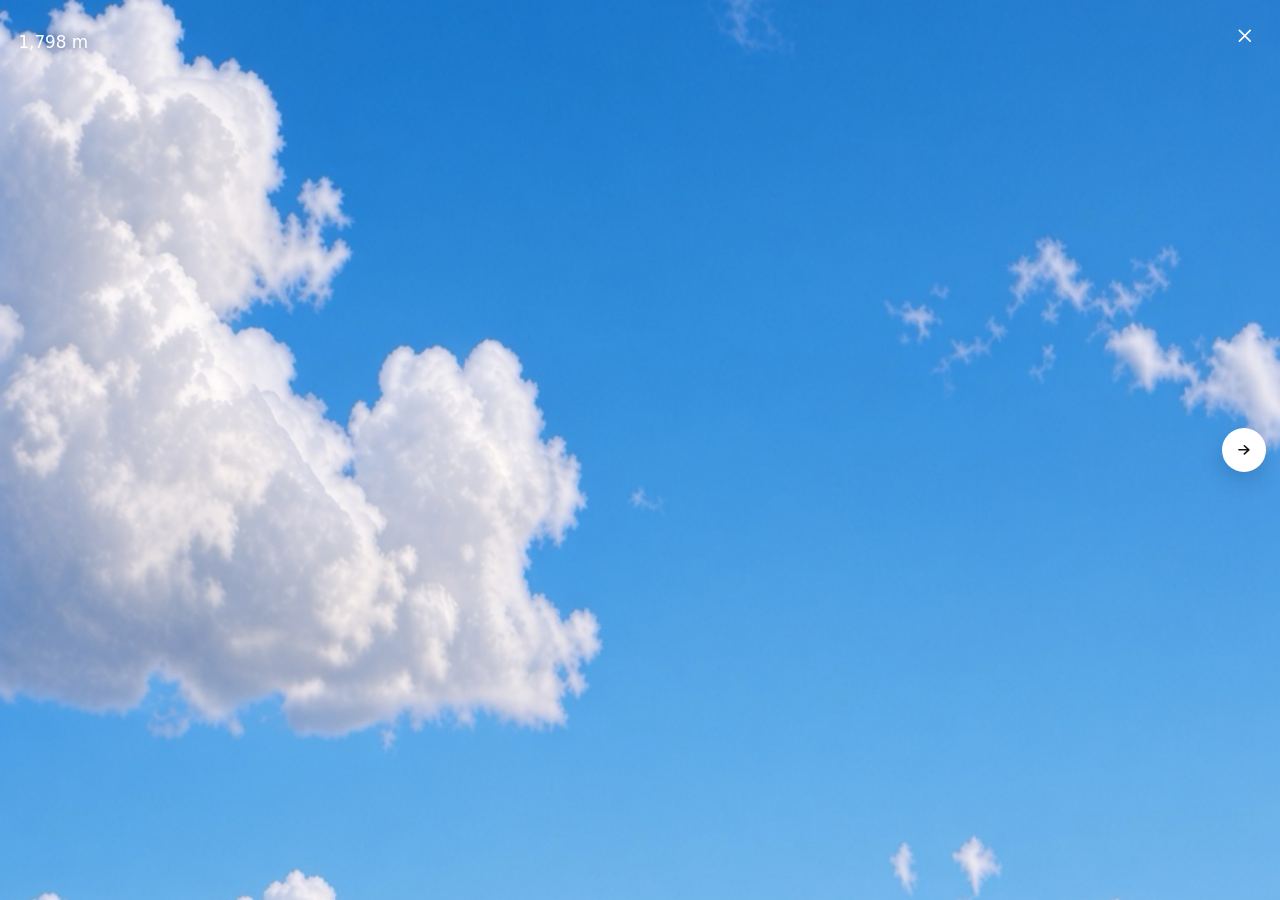
<file: slide-mobile-1.0/index.html>
<!DOCTYPE html>
<html lang="en">
  <head>
    <meta charset="UTF-8" />
    <meta name="viewport" content="width=device-width, initial-scale=1, viewport-fit=cover" />
    <meta name="robots" content="noindex" />
    <meta name="theme-color" content="#3f6fc4" />
    <title>Slide Mobile 1.0</title>
    <style>
      :root {
        --sky: #3f6fc4;
      }

      @property --turn {
        syntax: "<angle>";
        initial-value: 0deg;
        inherits: false;
      }

      @keyframes email-sweep {
        to {
          --turn: 360deg;
        }
      }

      * {
        box-sizing: border-box;
      }

      html,
      body {
        margin: 0;
        height: 100%;
        background: var(--sky);
        color: #fff;
        overflow: hidden;
      }

      .deck {
        --slide: 0;
        --frame: max(100vw, calc(100dvh * 9 / 16));
        position: fixed;
        inset: 0;
        overflow: hidden;
        background: var(--sky);
        touch-action: none;
      }

      .strip,
      .notes {
        position: absolute;
        top: 50%;
        left: 0;
        height: calc(var(--frame) * 16 / 9);
        transform: translate3d(calc((100vw - var(--frame)) / 2 - var(--slide) * var(--frame)), -50%, 0);
        will-change: transform;
      }

      .strip {
        width: calc(var(--frame) * 4);
        object-fit: fill;
        user-select: none;
        -webkit-user-drag: none;
        pointer-events: none;
      }

      .notes {
        width: calc(var(--frame) * 4);
        pointer-events: none;
      }

      .note {
        position: absolute;
        top: 0;
        height: 100%;
        width: var(--frame);
      }

      .note:nth-child(2) { left: calc(var(--frame) * 1); }
      .note:nth-child(3) { left: calc(var(--frame) * 2); }
      .note:nth-child(4) { left: calc(var(--frame) * 3); }

      .phase-copy,
      .contact-card {
        color: #fff;
        font-family: system-ui, sans-serif;
        text-shadow: 0 1px 10px rgba(8, 28, 64, 0.35);
      }

      .phase-copy {
        position: absolute;
        top: 16%;
        left: 50%;
        width: min(20rem, calc(100vw - 2.4rem));
        margin: 0;
        transform: translateX(-50%);
        text-align: center;
      }

      .phase-kicker,
      .phase-title,
      .phase-text,
      .contact-kicker,
      .contact-title {
        margin: 0;
      }

      .phase-kicker,
      .contact-kicker {
        font-weight: 500;
        font-size: 0.95rem;
        letter-spacing: 0.04em;
        color: rgba(255, 255, 255, 0.86);
      }

      .phase-title {
        margin-top: 0.4rem;
        font-weight: 500;
        font-size: clamp(1.9rem, 8.4vw, 2.6rem);
        line-height: 0.95;
        letter-spacing: -0.045em;
      }

      .phase-text {
        margin-top: 0.7rem;
        font-size: 1.02rem;
        line-height: 1.35;
        color: rgba(255, 255, 255, 0.92);
        text-wrap: balance;
      }

      .contact-card {
        position: absolute;
        top: 12%;
        left: calc(50% - 50vw + 1.1rem);
        width: min(12rem, 42vw);
        text-align: left;
        pointer-events: none;
      }

      .contact-title {
        margin-top: 0.45rem;
        font-weight: 500;
        font-size: clamp(1.55rem, 6.4vw, 2rem);
        line-height: 0.98;
        letter-spacing: -0.04em;
      }

      .contact-email {
        margin-top: 0.95rem;
        pointer-events: auto;
      }

      .contact-email label {
        position: absolute;
        width: 1px;
        height: 1px;
        overflow: hidden;
        clip: rect(0 0 0 0);
      }

      .contact-email-row {
        display: flex;
        flex-direction: column;
        gap: 0.45rem;
        transition: gap 0.6s cubic-bezier(0.22, 1, 0.36, 1);
      }

      .contact-email-field {
        max-height: 3.4rem;
        min-height: 0;
        min-width: 0;
        overflow: hidden;
        transition: max-height 0.62s cubic-bezier(0.22, 1, 0.36, 1), opacity 0.4s ease;
      }

      .contact-email input,
      .contact-email button {
        width: 100%;
        border: 0;
        border-radius: 999px;
        font: 500 0.95rem/1 system-ui, sans-serif;
      }

      .contact-email input {
        padding: 0.72rem 0.85rem;
        background: rgba(255, 255, 255, 0.16);
        color: #fff;
        text-shadow: none;
      }

      .contact-email input::placeholder {
        color: rgba(255, 255, 255, 0.7);
      }

      .contact-email button {
        position: relative;
        display: grid;
        place-items: center;
        padding: 0.72rem 1rem;
        background: #fff;
        color: #141414;
        cursor: pointer;
        overflow: hidden;
      }

      .join-face,
      .join-done {
        display: flex;
        align-items: center;
        justify-content: center;
        gap: 0.42rem;
        transition: opacity 0.35s ease, transform 0.45s cubic-bezier(0.22, 1, 0.36, 1);
      }

      .join-face {
        display: grid;
        place-items: center;
      }

      .join-label,
      .join-spin {
        grid-area: 1 / 1;
      }

      .join-label {
        transition: opacity 0.2s ease;
      }

      .join-spin {
        width: 0.95rem;
        height: 0.95rem;
        border: 1.5px solid transparent;
        border-top-color: #141414;
        border-right-color: rgba(20, 20, 20, 0.28);
        border-radius: 50%;
        opacity: 0;
      }

      .join-done {
        position: absolute;
        inset: 0;
        opacity: 0;
        transform: translateY(0.35rem);
        white-space: nowrap;
      }

      .join-check {
        width: 1.05rem;
        height: 1.05rem;
        flex: none;
      }

      .join-check path {
        stroke-dasharray: 28;
        stroke-dashoffset: 28;
      }

      .contact-email button:disabled {
        cursor: progress;
      }

      .contact-email.is-sending .join-label {
        opacity: 0;
      }

      .contact-email.is-sending .join-spin {
        opacity: 1;
        animation: join-spin 0.7s linear infinite;
      }

      .contact-email.is-joined .contact-email-row {
        gap: 0;
      }

      .contact-email.is-joined .contact-email-field {
        max-height: 0;
        min-height: 0;
        opacity: 0;
        pointer-events: none;
      }

      .contact-email.is-joined .join-face {
        opacity: 0;
        transform: translateY(-0.28rem);
      }

      .contact-email.is-joined .join-done {
        opacity: 1;
        transform: none;
        transition-delay: 0.16s;
      }

      .contact-email.is-joined .join-check path {
        animation: join-draw 0.45s 0.28s ease forwards;
      }

      .contact-email.is-joined .contact-status {
        position: absolute;
        width: 1px;
        height: 1px;
        overflow: hidden;
        clip: rect(0 0 0 0);
      }

      .contact-email.is-error .contact-email-row {
        animation: join-shake 0.42s ease;
      }

      @keyframes join-spin {
        to { transform: rotate(360deg); }
      }

      @keyframes join-draw {
        to { stroke-dashoffset: 0; }
      }

      @keyframes join-shake {
        20% { transform: translateX(-0.28rem); }
        40% { transform: translateX(0.28rem); }
        60% { transform: translateX(-0.14rem); }
        80% { transform: translateX(0.14rem); }
      }

      .contact-status {
        margin: 0.55rem 0 0;
        font: 400 0.82rem/1.3 system-ui, sans-serif;
      }

      .next-peak {
        position: absolute;
        left: calc((var(--frame) - 100vw) / 2 + 1.35rem);
        top: 64%;
        width: 1.4rem;
        height: 1.4rem;
        color: #fff;
        text-decoration: none;
        text-shadow: 0 1px 8px rgba(8, 28, 64, 0.45);
        transform: translateY(-50%);
        pointer-events: auto;
      }

      .next-peak-line {
        position: absolute;
        left: 0.7rem;
        bottom: 50%;
        width: 1px;
        height: 2.6rem;
        background: rgba(255, 255, 255, 0.92);
      }

      .next-peak-label {
        position: absolute;
        left: 0;
        bottom: calc(50% + 2.85rem);
        width: max-content;
        max-width: 58vw;
        text-align: left;
        font-family: system-ui, sans-serif;
      }

      .next-peak-name,
      .next-peak-meta {
        display: block;
      }

      .next-peak-name {
        font: 500 0.92rem/1.15 system-ui, sans-serif;
      }

      .next-peak-meta {
        margin-top: 0.2rem;
        font: 400 0.78rem/1 system-ui, sans-serif;
        color: rgba(255, 255, 255, 0.9);
      }

      .readout {
        position: absolute;
        z-index: 3;
        top: calc(1.05rem + env(safe-area-inset-top));
        left: calc(1.15rem + env(safe-area-inset-left));
        font: 500 1.05rem/1 system-ui, sans-serif;
        text-shadow: 0 1px 12px rgba(8, 28, 64, 0.55);
      }

      .readout[hidden] {
        display: none;
      }

      .exit,
      .step {
        position: absolute;
        z-index: 3;
        display: grid;
        place-items: center;
        padding: 0;
        border: 0;
        color: #141414;
        background: #fff;
        cursor: pointer;
      }

      .exit {
        top: calc(0.85rem + env(safe-area-inset-top));
        right: calc(0.85rem + env(safe-area-inset-right));
        width: 2.75rem;
        height: 2.75rem;
        border-radius: 0;
        background: none;
        color: #fff;
        text-decoration: none;
      }

      .exit svg,
      .step svg {
        width: 1.35rem;
        height: 1.35rem;
      }

      .step {
        top: 50%;
        width: 2.75rem;
        height: 2.75rem;
        border-radius: 999px;
        background: #fff;
        color: #141414;
        box-shadow: 0 8px 22px rgba(8, 28, 64, 0.18);
        transform: translateY(-50%);
      }

      .step svg {
        position: relative;
        z-index: 2;
      }

      .step[hidden] {
        display: none;
      }

      .step-prev { left: calc(0.85rem + env(safe-area-inset-left)); }
      .step-next { right: calc(0.85rem + env(safe-area-inset-right)); }

      .step-prev svg {
        animation: nudge-left 1.4s ease-in-out infinite;
      }

      .step-next svg {
        animation: nudge-right 1.4s ease-in-out infinite;
      }

      @keyframes nudge-left {
        50% { transform: translateX(-3px); }
      }

      @keyframes nudge-right {
        50% { transform: translateX(3px); }
      }

      @media (prefers-reduced-motion: reduce) {
        .strip,
        .notes,
        .step svg {
          transition: none;
          animation: none;
        }
      }
    </style>
  </head>
  <body>
    <main class="deck">
      <img class="strip" src="../Slide%20Mobile%201.0.jpg" alt="Four phone frames of the mountain slideshow" draggable="false" />
      <div class="notes">
        <article class="note">
          <div class="phase-copy">
            <p class="phase-kicker">Phase 1</p>
            <h2 class="phase-title">Agentic AI</h2>
            <p class="phase-text">Learn to use agents on real workflows</p>
          </div>
        </article>
        <article class="note">
          <div class="phase-copy">
            <p class="phase-kicker">Phase 2</p>
            <h2 class="phase-title">Build Software</h2>
            <p class="phase-text">Create software people can open and use</p>
          </div>
        </article>
        <article class="note">
          <div class="phase-copy">
            <p class="phase-kicker">Phase 3</p>
            <h2 class="phase-title">Launch Consultancy</h2>
            <p class="phase-text">Put this to work on company projects</p>
          </div>
        </article>
        <article class="note">
          <div class="contact-card">
            <p class="contact-kicker">Thanks for the visit!</p>
            <h2 class="contact-title">Join the Expedition</h2>
            <form class="contact-email">
              <label for="expedition-email">Email</label>
              <div class="contact-email-row">
                <span class="contact-email-field">
                  <input id="expedition-email" type="email" name="email" required autocomplete="email" placeholder="Your email" />
                </span>
                <button type="submit">
                  <span class="join-face">
                    <span class="join-label">Join</span>
                    <span class="join-spin" aria-hidden="true"></span>
                  </span>
                  <span class="join-done" aria-hidden="true">
                    <svg class="join-check" viewBox="0 0 24 24" aria-hidden="true">
                      <path d="M5 12.5 9.2 17 19 7" fill="none" stroke="currentColor" stroke-width="1.8" stroke-linecap="round" stroke-linejoin="round" />
                    </svg>
                    <span class="join-note"></span>
                  </span>
                </button>
              </div>
              <p class="contact-status" hidden aria-live="polite"></p>
            </form>
          </div>
          <a class="next-peak" href="https://www.guillaumegruyters.com/" target="_blank" rel="noreferrer">
            <span class="next-peak-label">
              <span class="next-peak-name">Want to explore more?</span>
              <span class="next-peak-meta">tap here</span>
            </span>
            <span class="next-peak-line"></span>
          </a>
        </article>
      </div>
      <p class="readout">1,798 m</p>
      <a class="exit" href="../" aria-label="Back to Galami Labs">
        <svg viewBox="0 0 24 24" aria-hidden="true">
          <path d="M6 6l12 12M18 6L6 18" fill="none" stroke="currentColor" stroke-width="1.8" stroke-linecap="round" />
        </svg>
      </a>
      <button type="button" class="step step-prev" hidden aria-label="Previous mountain">
        <svg viewBox="0 0 24 24" aria-hidden="true">
          <path d="M18.5 12H8.5M12.5 7.5 7.5 12l5 4.5" fill="none" stroke="currentColor" stroke-width="1.8" stroke-linecap="round" stroke-linejoin="round" />
        </svg>
      </button>
      <button type="button" class="step step-next" aria-label="Next mountain">
        <svg viewBox="0 0 24 24" aria-hidden="true">
          <path d="M5.5 12h10M11.5 7.5 16.5 12l-5 4.5" fill="none" stroke="currentColor" stroke-width="1.8" stroke-linecap="round" stroke-linejoin="round" />
        </svg>
      </button>
    </main>
    <script>
      const deck = document.querySelector(".deck");
      const readout = document.querySelector(".readout");
      const prev = document.querySelector(".step-prev");
      const next = document.querySelector(".step-next");
      const heights = ["1,798 m", "2,128 m", "4,478 m"];
      const reduce = matchMedia("(prefers-reduced-motion: reduce)").matches;
      const count = 4;
      let index = 0;
      let from = 0;
      let to = 0;
      let started = 0;
      let frame = 0;

      const paint = (value) => {
        deck.style.setProperty("--slide", String(value));
      };

      const chrome = () => {
        prev.hidden = index <= 0;
        next.hidden = index >= count - 1;
        readout.hidden = index >= 3;
        if (index < 3) readout.textContent = heights[index];
      };

      const tick = (now) => {
        const t = Math.min(1, (now - started) / 620);
        const eased = 1 - (1 - t) ** 2;
        paint(from + (to - from) * eased);
        if (t < 1) frame = requestAnimationFrame(tick);
        else {
          frame = 0;
          paint(to);
        }
      };

      const show = (nextIndex) => {
        if (nextIndex < 0 || nextIndex >= count || nextIndex === index) return;
        index = nextIndex;
        chrome();
        from = to;
        const current = getComputedStyle(deck).getPropertyValue("--slide");
        if (current) from = Number(current) || from;
        to = index;
        if (reduce) {
          paint(to);
          return;
        }
        started = performance.now();
        if (!frame) frame = requestAnimationFrame(tick);
      };

      prev.addEventListener("click", () => show(index - 1));
      next.addEventListener("click", () => show(index + 1));

      let startX = 0;
      let startY = 0;
      deck.addEventListener("touchstart", (event) => {
        startX = event.changedTouches[0].clientX;
        startY = event.changedTouches[0].clientY;
      }, { passive: true });
      deck.addEventListener("touchend", (event) => {
        const dx = event.changedTouches[0].clientX - startX;
        const dy = event.changedTouches[0].clientY - startY;
        if (Math.abs(dx) < 48 || Math.abs(dx) < Math.abs(dy) * 1.2) return;
        show(index + (dx < 0 ? 1 : -1));
      }, { passive: true });

      window.addEventListener("keydown", (event) => {
        if (event.key === "ArrowRight") show(index + 1);
        if (event.key === "ArrowLeft") show(index - 1);
      });

      const emailForm = document.querySelector(".contact-email");
      const signupUrl = "https://xjyofufpgpbindobcchd.supabase.co/functions/v1/join-expedition";
      const signupKey = "sb_publishable_6xSDdeOqDHnWbmpThVLh0A_BdlEo-0v";
      emailForm.addEventListener("submit", async (event) => {
        event.preventDefault();
        if (emailForm.classList.contains("is-joined") || emailForm.classList.contains("is-sending")) return;
        const email = String(new FormData(emailForm).get("email") || "").trim();
        const status = emailForm.querySelector(".contact-status");
        const button = emailForm.querySelector("button");
        const note = emailForm.querySelector(".join-note");
        const done = emailForm.querySelector(".join-done");
        if (!email) return;
        emailForm.classList.remove("is-error");
        emailForm.classList.add("is-sending");
        emailForm.setAttribute("aria-busy", "true");
        if (button) button.disabled = true;
        try {
          const response = await fetch(signupUrl, {
            method: "POST",
            headers: {
              apikey: signupKey,
              "Content-Type": "application/json",
            },
            body: JSON.stringify({
              email,
              timezone: Intl.DateTimeFormat().resolvedOptions().timeZone,
              locale: navigator.language,
            }),
          });
          const payload = await response.json().catch(() => ({}));
          if (!response.ok) throw new Error("save");
          const message = payload.already ? "Already on the list." : "You're on the list.";
          if (note) note.textContent = message;
          if (done) done.setAttribute("aria-hidden", "false");
          status.hidden = false;
          status.textContent = message;
          emailForm.classList.remove("is-sending");
          emailForm.classList.add("is-joined");
        } catch {
          emailForm.classList.remove("is-sending");
          emailForm.classList.add("is-error");
          status.hidden = false;
          status.textContent = "That didn't save. Try again.";
          if (button) button.disabled = false;
          setTimeout(() => emailForm.classList.remove("is-error"), 460);
        } finally {
          emailForm.removeAttribute("aria-busy");
        }
      });

      chrome();
      paint(0);
    </script>
  </body>
</html>
</file>
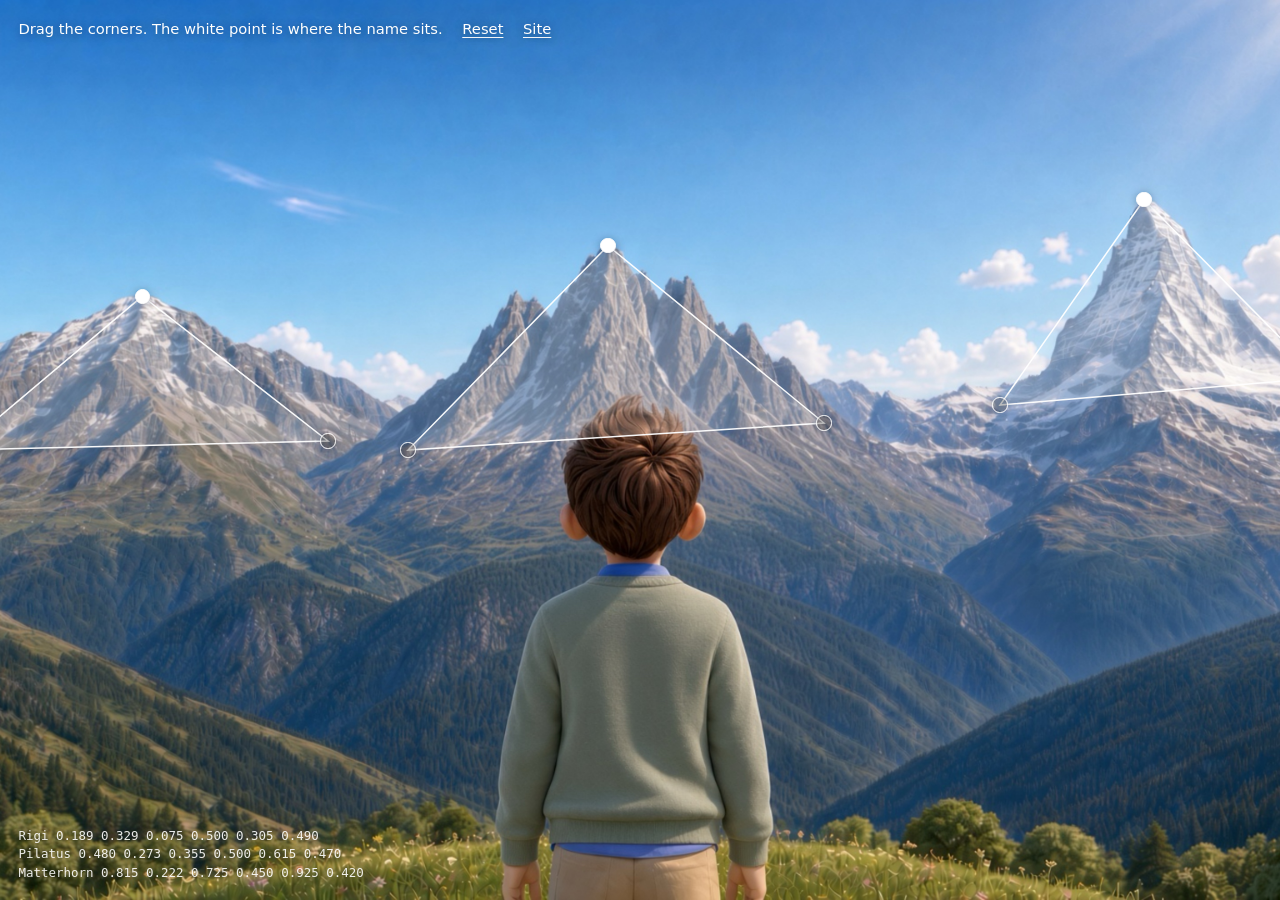
<file: triangles/index.html>
<!DOCTYPE html>
<html lang="en">
  <head>
    <meta charset="UTF-8" />
    <meta name="viewport" content="width=device-width, initial-scale=1, viewport-fit=cover" />
    <title>Triangles — Galami Labs</title>
    <script src="../summit-shapes.js"></script>
    <style>
      * { box-sizing: border-box; }

      html, body {
        margin: 0;
        height: 100%;
        background: #3f6fc4;
        color: #fff;
        font-family: system-ui, sans-serif;
      }

      body {
        overflow: hidden;
      }

      .still {
        position: fixed;
        inset: 0;
        width: 100%;
        height: 100%;
        object-fit: cover;
        object-position: center center;
        user-select: none;
        -webkit-user-drag: none;
      }

      .map {
        position: fixed;
        overflow: visible;
      }

      .map polygon {
        fill: rgba(255, 255, 255, 0.16);
        stroke: rgba(255, 255, 255, 0.95);
        stroke-width: 1.5px;
        vector-effect: non-scaling-stroke;
        cursor: grab;
      }

      .map polygon.is-hot {
        fill: rgba(255, 255, 255, 0.3);
      }

      .handle {
        position: fixed;
        z-index: 3;
        width: 0.95rem;
        height: 0.95rem;
        margin: -0.475rem 0 0 -0.475rem;
        padding: 0;
        border: 1.5px solid #fff;
        border-radius: 50%;
        background: rgba(20, 20, 20, 0.28);
        box-shadow: 0 1px 8px rgba(8, 28, 64, 0.35);
        cursor: grab;
        touch-action: none;
      }

      .handle.is-apex {
        background: #fff;
      }

      .handle:active,
      .map polygon:active {
        cursor: grabbing;
      }

      .tag {
        position: fixed;
        z-index: 2;
        text-align: center;
        white-space: nowrap;
        pointer-events: none;
        opacity: 0;
        transform: translate(-50%, calc(-100% - 2.75rem));
      }

      .tag.is-on {
        opacity: 1;
      }

      .tag-name,
      .tag-height {
        display: block;
        color: #fff;
        text-shadow: 0 1px 8px rgba(8, 28, 64, 0.4);
      }

      .tag-name {
        font: 500 0.95rem/1.15 system-ui, sans-serif;
      }

      .tag-height {
        margin-top: 0.15rem;
        font: 400 0.78rem/1 system-ui, sans-serif;
      }

      .tag-line {
        position: fixed;
        z-index: 2;
        width: 1px;
        height: 0;
        background: rgba(255, 255, 255, 0.92);
        pointer-events: none;
        transform: translate(-50%, -100%);
        transition: height 0.35s ease;
      }

      .tag-line.is-on {
        height: 2.45rem;
      }

      .note {
        position: fixed;
        z-index: 4;
        top: 1.15rem;
        left: 1.15rem;
        display: flex;
        align-items: center;
        gap: 0.85rem;
        margin: 0;
        color: #fff;
        font: 400 0.92rem/1.35 system-ui, sans-serif;
        text-shadow: 0 1px 8px rgba(8, 28, 64, 0.45);
      }

      .note button,
      .back {
        border: 0;
        background: none;
        color: inherit;
        font: inherit;
        text-decoration: underline;
        text-underline-offset: 0.18em;
        cursor: pointer;
        text-shadow: inherit;
      }

      .readout {
        position: fixed;
        z-index: 4;
        left: 1.15rem;
        bottom: 1.15rem;
        margin: 0;
        font: 400 0.78rem/1.45 ui-monospace, monospace;
        color: rgba(255, 255, 255, 0.9);
        white-space: pre-line;
        text-shadow: 0 1px 8px rgba(8, 28, 64, 0.45);
      }
    </style>
  </head>
  <body>
    <img class="still" src="../Final Middle Frame.jpg" alt="A boy standing in a meadow, looking at the mountains" draggable="false" />
    <svg class="map" viewBox="0 0 1 1" preserveAspectRatio="none"></svg>
    <p class="note">
      Drag the corners. The white point is where the name sits.
      <button type="button" id="reset">Reset</button>
      <a class="back" href="../">Site</a>
    </p>
    <p class="readout" id="readout"></p>
    <script>
      const shapes = window.galamiSummitTriangles;
      const still = document.querySelector(".still");
      const map = document.querySelector(".map");
      const readout = document.getElementById("readout");
      const heights = ["1,798 m", "2,128 m", "4,478 m"];
      let points = shapes.read();
      let hot = -1;
      let drag = null;
      const polygons = [];
      const handles = [];
      const tags = [];
      const lines = [];

      const clamp = (value) => Math.min(0.98, Math.max(0.02, value));

      const frame = () => {
        const viewW = window.innerWidth;
        const viewH = window.innerHeight;
        const scale = Math.max(viewW / still.naturalWidth, viewH / still.naturalHeight);
        const drawnW = still.naturalWidth * scale;
        const drawnH = still.naturalHeight * scale;
        return {
          left: (viewW - drawnW) / 2,
          top: (viewH - drawnH) / 2,
          width: drawnW,
          height: drawnH,
        };
      };

      const placeMap = () => {
        const box = frame();
        map.style.left = `${box.left}px`;
        map.style.top = `${box.top}px`;
        map.style.width = `${box.width}px`;
        map.style.height = `${box.height}px`;
      };

      const pixel = (pair) => {
        const box = map.getBoundingClientRect();
        return [box.left + pair[0] * box.width, box.top + pair[1] * box.height];
      };

      const build = () => {
        points.forEach((triangle, index) => {
          const polygon = document.createElementNS("http://www.w3.org/2000/svg", "polygon");
          polygon.dataset.index = String(index);
          map.append(polygon);
          polygons.push(polygon);
          triangle.forEach((pair, point) => {
            const handle = document.createElement("button");
            handle.type = "button";
            handle.className = "handle" + (point === 0 ? " is-apex" : "");
            handle.dataset.index = String(index);
            handle.dataset.point = String(point);
            handle.setAttribute("aria-label", `${shapes.names[index]} corner ${point + 1}`);
            document.body.append(handle);
            handles.push(handle);
          });
          const line = document.createElement("span");
          line.className = "tag-line";
          const tag = document.createElement("span");
          tag.className = "tag";
          tag.innerHTML = `<span class="tag-name">${shapes.names[index]}</span><span class="tag-height">${heights[index]}</span>`;
          document.body.append(line, tag);
          lines.push(line);
          tags.push(tag);
        });
      };

      const paint = () => {
        placeMap();
        points.forEach((triangle, index) => {
          polygons[index].setAttribute("points", triangle.map((pair) => pair.join(",")).join(" "));
          polygons[index].classList.toggle("is-hot", hot === index);
          triangle.forEach((pair, point) => {
            const [x, y] = pixel(pair);
            const handle = handles[index * 3 + point];
            handle.style.left = `${x}px`;
            handle.style.top = `${y}px`;
          });
          const [x, y] = pixel(triangle[0]);
          lines[index].style.left = `${x}px`;
          lines[index].style.top = `${y}px`;
          lines[index].classList.toggle("is-on", hot === index);
          tags[index].style.left = `${x}px`;
          tags[index].style.top = `${y}px`;
          tags[index].classList.toggle("is-on", hot === index);
        });
        readout.textContent = points.map((triangle, index) => {
          const bits = triangle.map((pair) => pair.map((value) => value.toFixed(3)).join(" ")).join("   ");
          return `${shapes.names[index]}  ${bits}`;
        }).join("\n");
      };

      const fromEvent = (event) => {
        const box = map.getBoundingClientRect();
        return [
          clamp((event.clientX - box.left) / box.width),
          clamp((event.clientY - box.top) / box.height),
        ];
      };

      document.addEventListener("pointerover", (event) => {
        if (drag) return;
        const node = event.target.closest("[data-index]");
        const next = node ? Number(node.dataset.index) : -1;
        if (next === hot) return;
        hot = next;
        paint();
      });

      document.addEventListener("pointerdown", (event) => {
        const handle = event.target.closest(".handle");
        const polygon = event.target.closest("polygon");
        if (!handle && !polygon) return;
        const index = Number((handle || polygon).dataset.index);
        if (handle) {
          drag = { index, point: Number(handle.dataset.point) };
        } else {
          drag = {
            index,
            origin: fromEvent(event),
            base: points[index].map((pair) => pair.slice()),
          };
        }
        hot = index;
        paint();
        event.preventDefault();
      });

      document.addEventListener("pointermove", (event) => {
        if (!drag) return;
        if (drag.point != null) {
          points[drag.index][drag.point] = fromEvent(event);
        } else {
          const [x, y] = fromEvent(event);
          const dx = x - drag.origin[0];
          const dy = y - drag.origin[1];
          points[drag.index] = drag.base.map((pair) => [clamp(pair[0] + dx), clamp(pair[1] + dy)]);
        }
        shapes.save(points);
        paint();
      });

      const endDrag = () => {
        drag = null;
      };

      document.addEventListener("pointerup", endDrag);
      document.addEventListener("pointercancel", endDrag);

      document.getElementById("reset").addEventListener("click", () => {
        shapes.clear();
        points = shapes.read();
        paint();
      });

      build();
      window.addEventListener("resize", paint);
      if (still.complete && still.naturalWidth) paint();
      else still.addEventListener("load", paint);
    </script>
  </body>
</html>
</file>
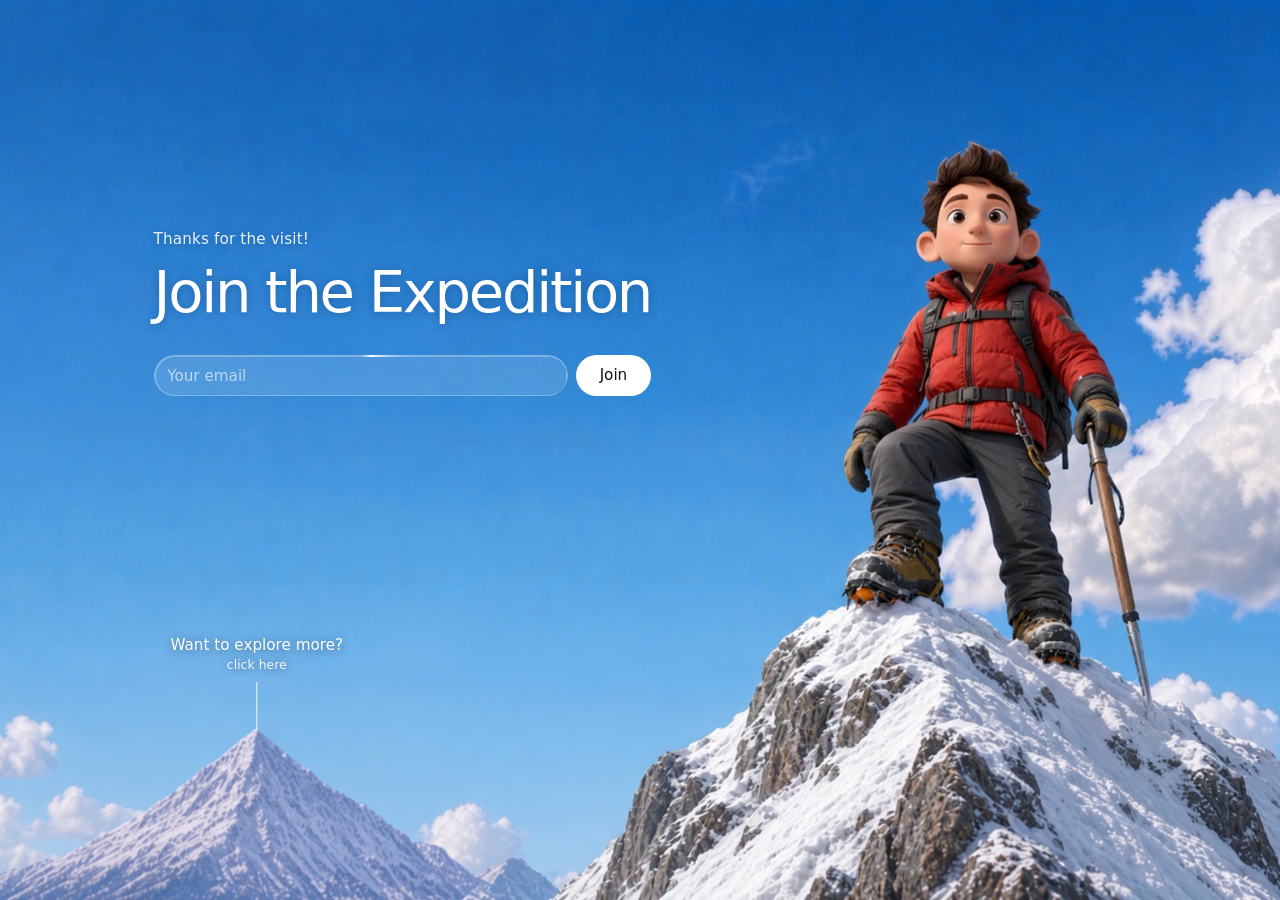
<file: card-demo.html>
<!DOCTYPE html>
<html lang="en">
  <head>
    <meta charset="UTF-8" />
    <meta name="viewport" content="width=device-width, initial-scale=1, viewport-fit=cover" />
    <title>Final card demo</title>
    <link rel="stylesheet" href="styles.css" />
    <style>
      body {
        margin: 0;
        min-height: 100dvh;
        background: #2f6eb8;
      }

      .frame {
        --frame: max(100vw, calc(100dvh * 16 / 9));
        position: absolute;
        left: 50%;
        top: 50%;
        width: var(--frame);
        height: calc(var(--frame) * 9 / 16);
        transform: translate(-50%, -50%);
        overflow: hidden;
      }

      .frame img {
        position: absolute;
        inset: 0;
        width: 100%;
        height: 100%;
        object-fit: fill;
      }

    </style>
  </head>
  <body>
    <div class="frame">
      <img src="Mountain Peak 3.0.jpg" alt="The boy standing on a snowy summit, with a smaller peak beyond" />
      <div class="contact-card">
        <p class="contact-kicker">Thanks for the visit!</p>
        <h2 class="contact-title">Join the Expedition</h2>
        <form class="contact-email" action="#">
          <label for="expedition-email">Email</label>
          <div class="contact-email-row">
            <span class="contact-email-field">
              <input id="expedition-email" type="email" name="email" placeholder="Your email" />
            </span>
            <button type="submit">Join</button>
          </div>
        </form>
      </div>
      <a class="next-peak" href="https://www.guillaumegruyters.com/" target="_blank" rel="noreferrer" aria-label="Want to explore more? guillaumegruyters.com">
        <span class="next-peak-label">
          <span class="next-peak-copy">
            <span class="next-peak-name">Want to explore more?</span>
            <span class="next-peak-meta">click here</span>
          </span>
          <span class="next-peak-site">guillaumegruyters.com</span>
        </span>
        <span class="next-peak-line"></span>
      </a>
    </div>
    <script>
      document.querySelector(".contact-email").addEventListener("submit", (event) => event.preventDefault());
    </script>
  </body>
</html>
</file>
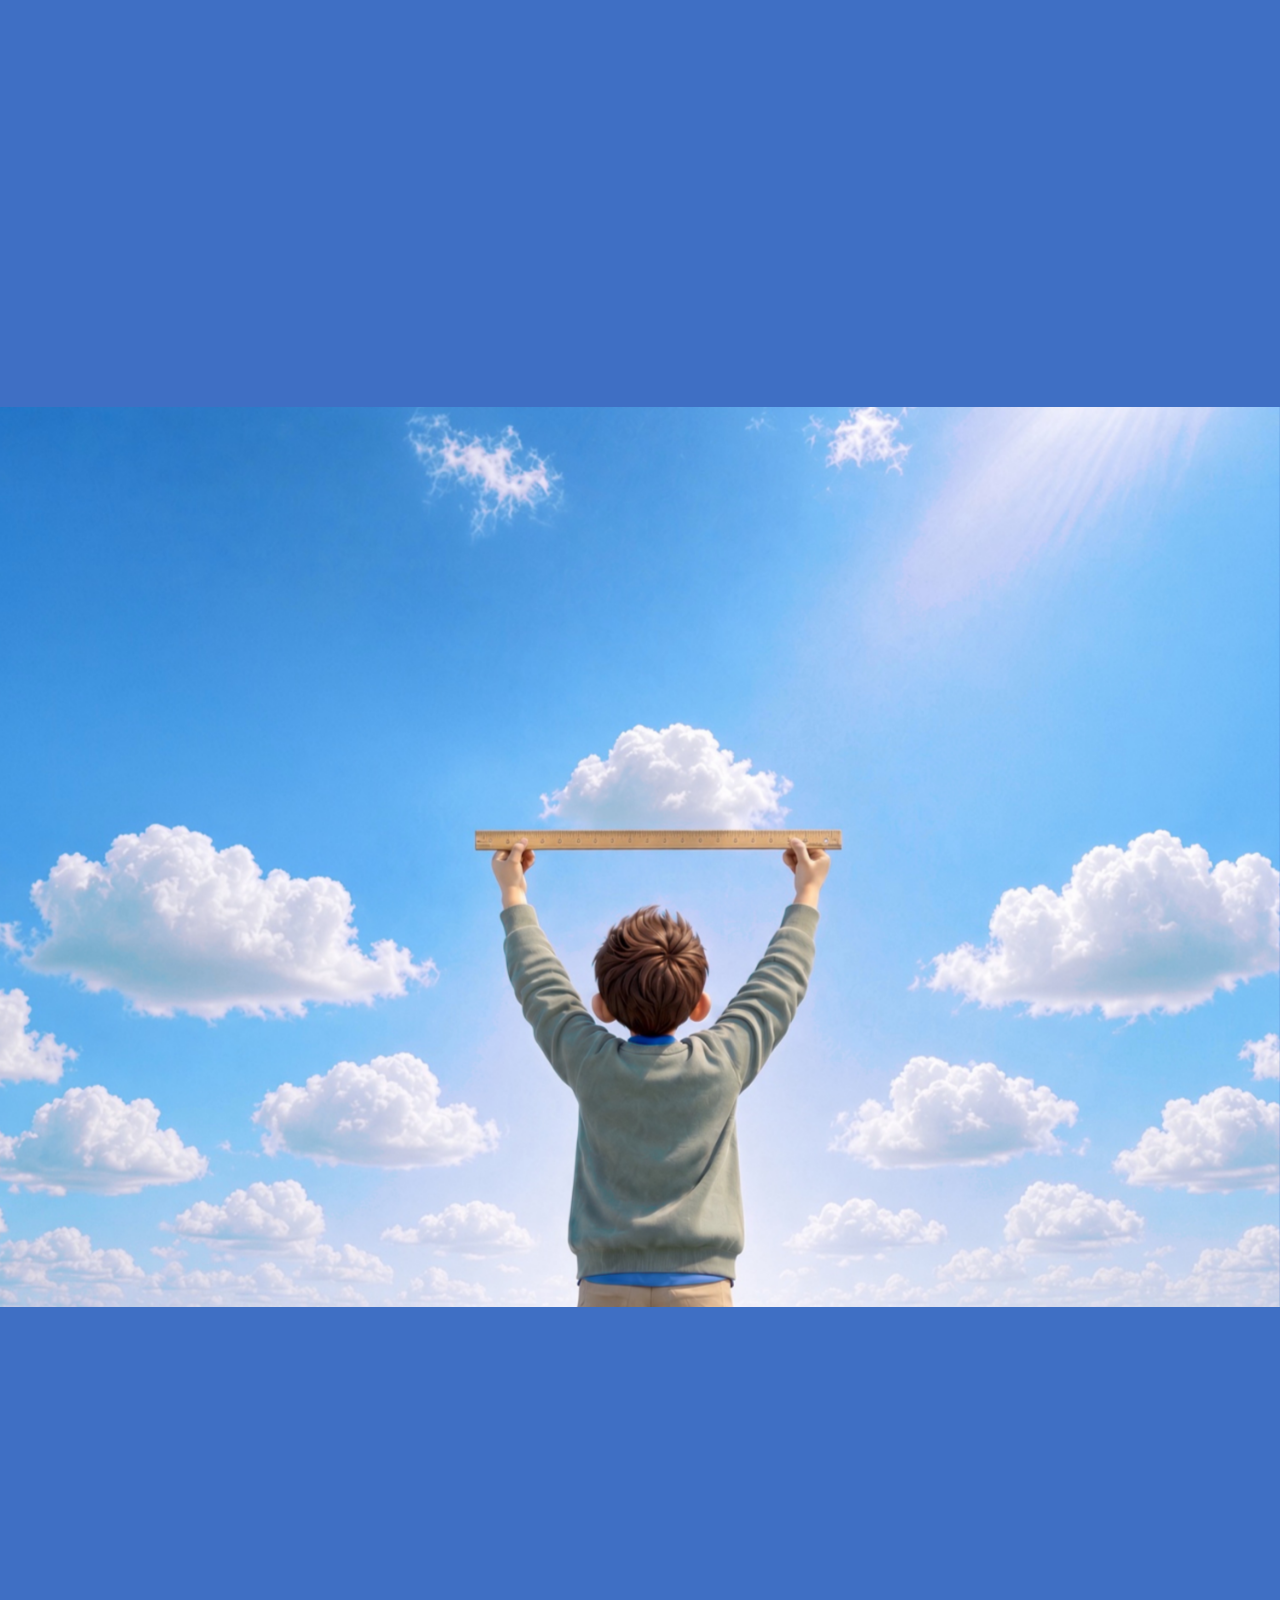
<file: sky-trial.html>
<!DOCTYPE html>
<html lang="en">
  <head>
    <meta charset="UTF-8" />
    <meta name="viewport" content="width=device-width, initial-scale=1, viewport-fit=cover" />
    <meta name="theme-color" content="#3f6fc4" />
    <title>Galami Labs — sky trial</title>
    <link rel="stylesheet" href="styles.css" />
    <style>
      .trial-pin .start-still,
      .trial-pin .hero-video,
      .trial-pin .end-still {
        transform-origin: center center;
      }

      .trial-pin .next {
        width: 4rem;
        height: 4rem;
        bottom: calc(2.15rem + env(safe-area-inset-bottom));
        border: 0;
        box-shadow: none;
        transform: translateX(-50%);
        transition: opacity 0.25s ease, transform 0.28s cubic-bezier(0.22, 1, 0.36, 1);
      }

      .trial-pin .next svg {
        width: 1.8rem;
        height: 1.8rem;
      }

      .trial-pin .next:hover,
      .trial-pin .next:focus-visible {
        transform: translateX(-50%) scale(1.14);
      }

      @media (prefers-reduced-motion: reduce) {
        .trial-pin .next {
          transition: none;
        }
      }
    </style>
  </head>
  <body>
    <main class="scrub">
      <div class="pin trial-pin">
        <img
          class="start-still"
          src="trial-first.jpg"
          alt="A boy holding a ruler up to the sky"
          fetchpriority="high"
          decoding="sync"
          draggable="false"
        />
        <video
          class="hero-video"
          muted
          playsinline
          webkit-playsinline
          preload="auto"
          disablepictureinpicture
          disableremoteplayback
          poster="trial-first.jpg"
          data-scrub="scrub-trial.mp4"
        ></video>
        <img
          class="end-still"
          src="Final Middle Frame.jpg"
          alt="A boy standing in a meadow, looking at the mountains"
          draggable="false"
          aria-hidden="true"
        />
        <h1 class="wordmark">Galami Labs</h1>
        <button type="button" class="next" aria-label="Scroll to next">
          <svg viewBox="0 0 24 24" aria-hidden="true">
            <path d="M12 5.5v10M7.5 11.5 12 16.5l4.5-5" fill="none" stroke="currentColor" stroke-width="1.8" stroke-linecap="round" stroke-linejoin="round" />
          </svg>
        </button>
        <div class="peaks" hidden>
          <img class="range" src="Long Mountain Range.jpg" alt="Rigi, Pilatus, and the Matterhorn" draggable="false" />
        </div>
        <div class="statement">
          <p class="statement-title">3 Peaks. 3 Phases.</p>
          <p class="statement-hint">Hover over the mountains to explore the peaks</p>
        </div>
        <div class="summits" aria-hidden="true">
          <button type="button" class="summit" data-x="0.189" data-y="0.329" aria-label="Rigi, 1,798 meters">
            <span class="summit-label"><span class="summit-name">Rigi</span><span class="summit-height">1,798 m</span></span>
            <span class="summit-line"></span>
          </button>
          <button type="button" class="summit summit-pilatus" data-x="0.480" data-y="0.273" aria-label="Pilatus, 2,128 meters">
            <span class="summit-label"><span class="summit-name">Pilatus</span><span class="summit-height">2,128 m</span></span>
            <span class="summit-line"></span>
          </button>
          <button type="button" class="summit" data-x="0.815" data-y="0.222" aria-label="Matterhorn, 4,478 meters">
            <span class="summit-label"><span class="summit-name">Matterhorn</span><span class="summit-height">4,478 m</span></span>
            <span class="summit-line"></span>
          </button>
        </div>
        <div class="flash" hidden></div>
        <button type="button" class="advance" hidden>Explore the Range</button>
        <button type="button" class="step step-prev" hidden aria-label="Previous mountain">
          <svg viewBox="0 0 24 24" aria-hidden="true">
            <path d="M18.5 12H8.5M12.5 7.5 7.5 12l5 4.5" fill="none" stroke="currentColor" stroke-width="1.8" stroke-linecap="round" stroke-linejoin="round" />
          </svg>
        </button>
        <button type="button" class="step step-next" hidden aria-label="Next mountain">
          <svg viewBox="0 0 24 24" aria-hidden="true">
            <path d="M5.5 12h10M11.5 7.5 16.5 12l-5 4.5" fill="none" stroke="currentColor" stroke-width="1.8" stroke-linecap="round" stroke-linejoin="round" />
          </svg>
        </button>
      </div>
    </main>
    <script src="scrub.js"></script>
    <script>
      const trialPin = document.querySelector(".trial-pin");
      const trialLayers = trialPin.querySelectorAll(".start-still, .hero-video, .end-still");
      const trialNext = document.querySelector(".next");
      const trialTrack = document.querySelector(".scrub");
      const openingBoy = 0.5159;
      const openingScale = 1 / (1 - 2 * Math.abs(openingBoy - 0.5));

      const placeTrial = () => {
        const max = Math.max(0, trialTrack.offsetHeight - window.innerHeight);
        const progress = max ? Math.min(1, Math.max(0, window.scrollY / max)) : 0;
        const hold = 1 - progress;
        const scale = 1 + (openingScale - 1) * hold;
        const shift = -(openingBoy - 0.5) * trialPin.clientWidth * scale * hold;
        const transform = `translate3d(${shift}px, 0, 0) scale(${scale})`;
        trialLayers.forEach((layer) => {
          layer.style.transform = transform;
        });
        if (trialNext) trialNext.style.left = `${trialPin.clientWidth / 2}px`;
      };

      const placeTrialAfter = () => requestAnimationFrame(placeTrial);
      window.addEventListener("scroll", placeTrialAfter, { passive: true });
      window.addEventListener("resize", placeTrialAfter);
      window.addEventListener("load", placeTrialAfter);
      const trialEnd = trialPin.querySelector(".end-still");
      if (trialEnd) trialEnd.addEventListener("load", placeTrialAfter);
      placeTrialAfter();
    </script>
  </body>
</html>
</file>
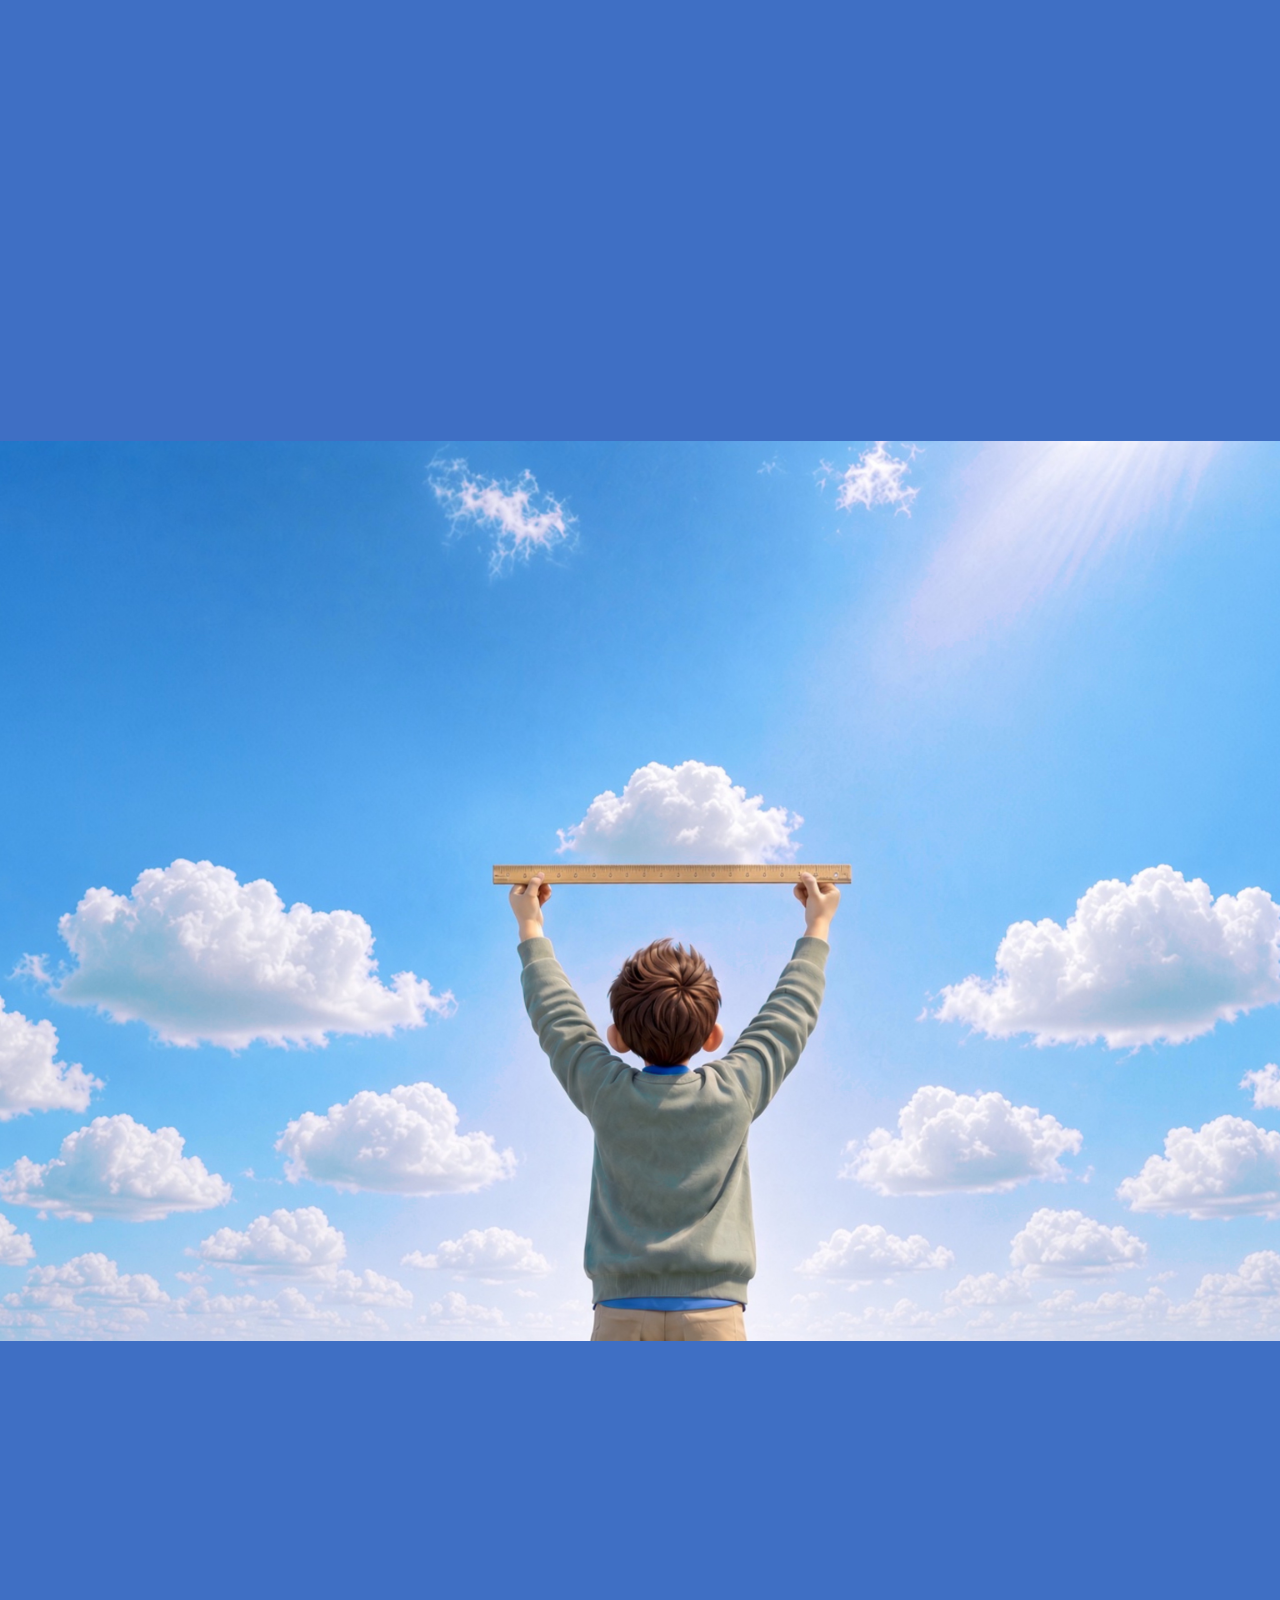
<file: v2.html>
<!DOCTYPE html>
<html lang="en">
  <head>
    <meta charset="UTF-8" />
    <meta name="viewport" content="width=device-width, initial-scale=1, viewport-fit=cover" />
    <meta name="theme-color" content="#3f6fc4" />
    <title>Galami Labs v2</title>
    <link rel="preconnect" href="https://fonts.googleapis.com" />
    <link rel="preconnect" href="https://fonts.gstatic.com" crossorigin />
    <link href="https://fonts.googleapis.com/css2?family=Fraunces:opsz,wght@9..144,560&display=swap" rel="stylesheet" />
    <link rel="stylesheet" href="styles.css" />
  </head>
  <body>
    <main class="scrub">
      <div class="pin">
        <img
          src="Final First Frame.jpg"
          alt="A boy holding a ruler up to the sky"
          fetchpriority="high"
          decoding="sync"
          draggable="false"
        />
        <video
          class="hero-video"
          muted
          playsinline
          webkit-playsinline
          preload="none"
          disablepictureinpicture
          disableremoteplayback
          poster="Final First Frame.jpg"
          data-scrub="scrub-v2.mp4"
        ></video>
        <img
          class="end-still"
          src="Final Middle Frame.jpg"
          alt="A boy standing in a meadow, looking at the mountains"
          draggable="false"
          aria-hidden="true"
        />
        <h1 class="wordmark">Galami Labs</h1>
        <button type="button" class="next">
          <span>Scroll to next</span>
          <svg viewBox="0 0 24 24" aria-hidden="true">
            <path d="M12 5.5v10M7.5 11.5 12 16.5l4.5-5" fill="none" stroke="currentColor" stroke-width="1.8" stroke-linecap="round" stroke-linejoin="round" />
          </svg>
        </button>
      </div>
    </main>
    <script src="scrub.js"></script>
  </body>
</html>
</file>
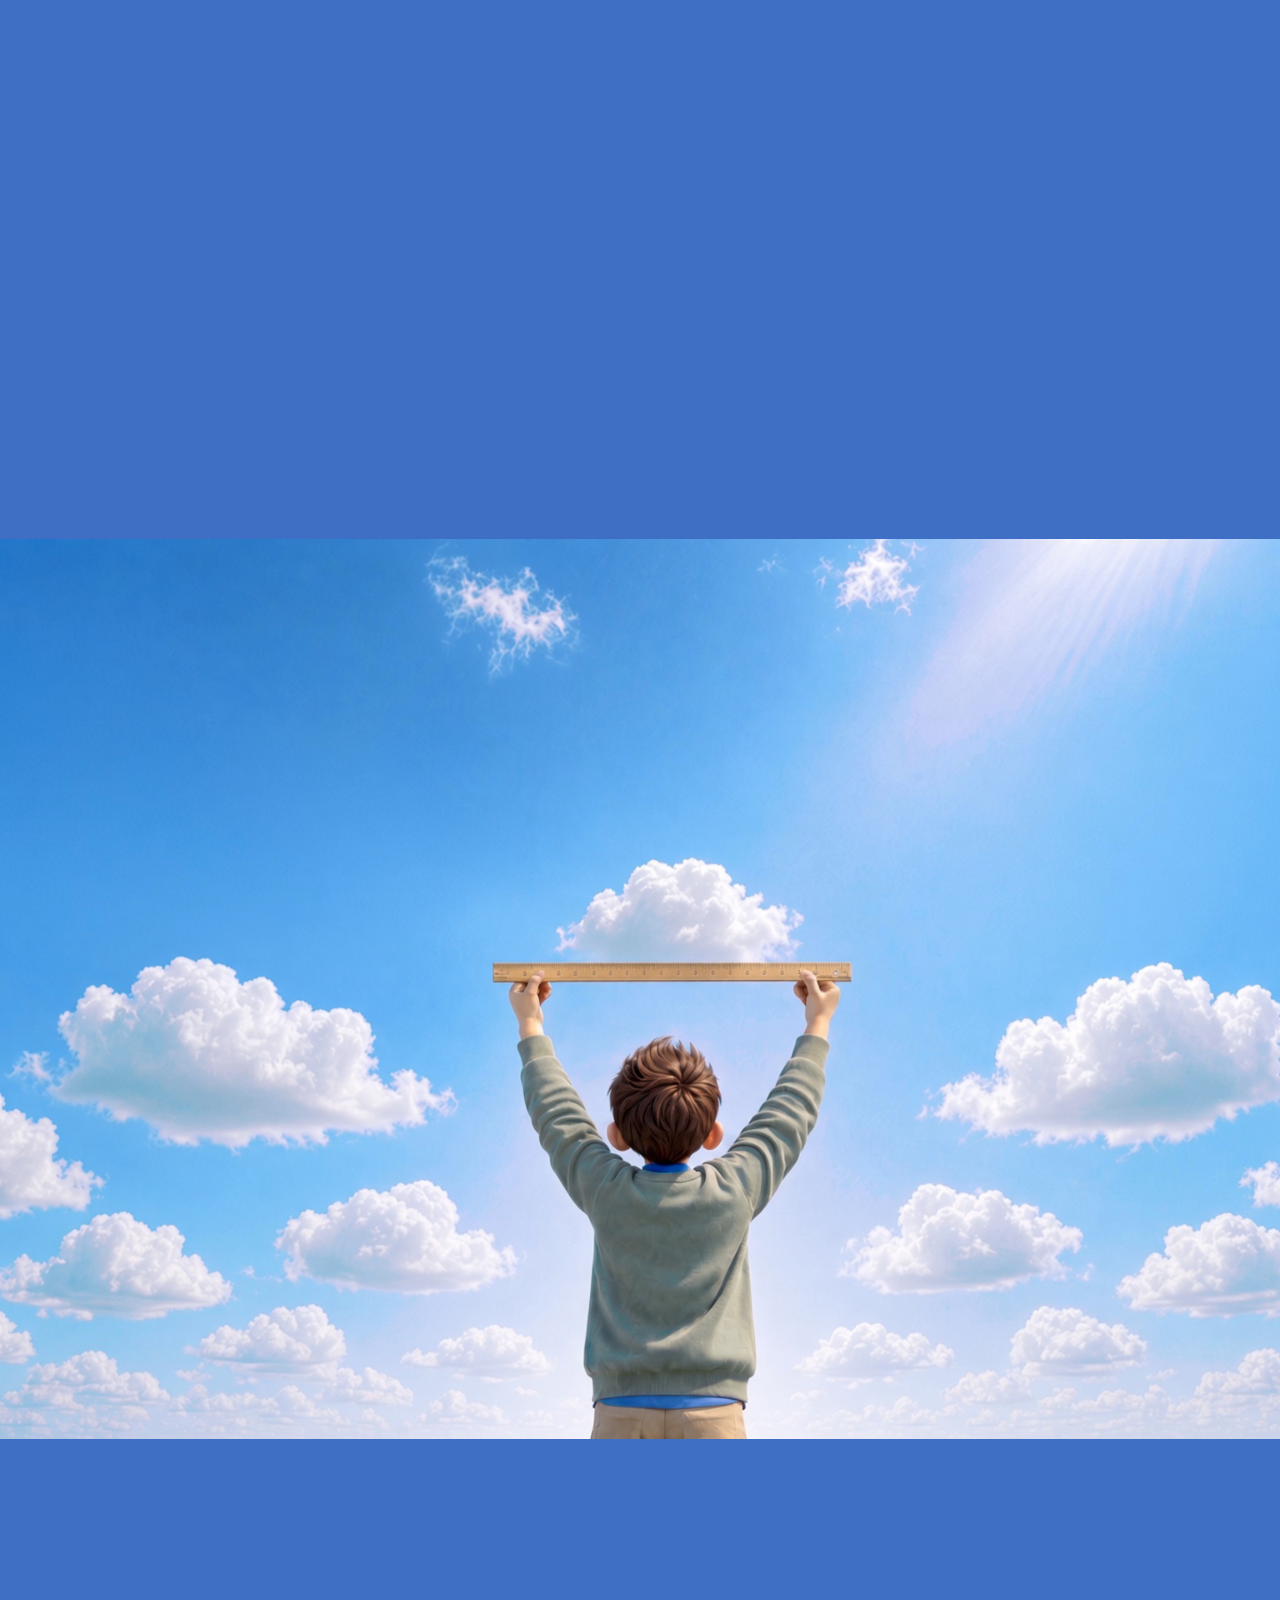
<file: v7.html>
<!DOCTYPE html>
<html lang="en">
  <head>
    <meta charset="UTF-8" />
    <meta name="viewport" content="width=device-width, initial-scale=1, viewport-fit=cover" />
    <meta name="theme-color" content="#3f6fc4" />
    <title>Galami Labs 7.0</title>
    <link rel="preconnect" href="https://fonts.googleapis.com" />
    <link rel="preconnect" href="https://fonts.gstatic.com" crossorigin />
    <link href="https://fonts.googleapis.com/css2?family=Fraunces:opsz,wght@9..144,560&display=swap" rel="stylesheet" />
    <link rel="stylesheet" href="styles.css" />
  </head>
  <body>
    <main class="scrub">
      <div class="pin">
        <img
          src="Final First Frame.jpg"
          alt="A boy holding a ruler up to the sky"
          fetchpriority="high"
          decoding="sync"
          draggable="false"
        />
        <video
          class="hero-video"
          muted
          playsinline
          webkit-playsinline
          preload="none"
          disablepictureinpicture
          disableremoteplayback
          poster="Final First Frame.jpg"
          data-scrub="scrub-v7.mp4"
        ></video>
        <img
          class="end-still"
          src="Final Middle Frame.jpg"
          alt="A boy standing in a meadow, looking at the mountains"
          draggable="false"
          aria-hidden="true"
        />
        <h1 class="wordmark">Galami Labs</h1>
        <button type="button" class="next">
          <span>Scroll to next</span>
          <svg viewBox="0 0 24 24" aria-hidden="true">
            <path d="M12 5.5v10M7.5 11.5 12 16.5l4.5-5" fill="none" stroke="currentColor" stroke-width="1.8" stroke-linecap="round" stroke-linejoin="round" />
          </svg>
        </button>
      </div>
    </main>
    <script src="scrub.js"></script>
  </body>
</html>
</file>
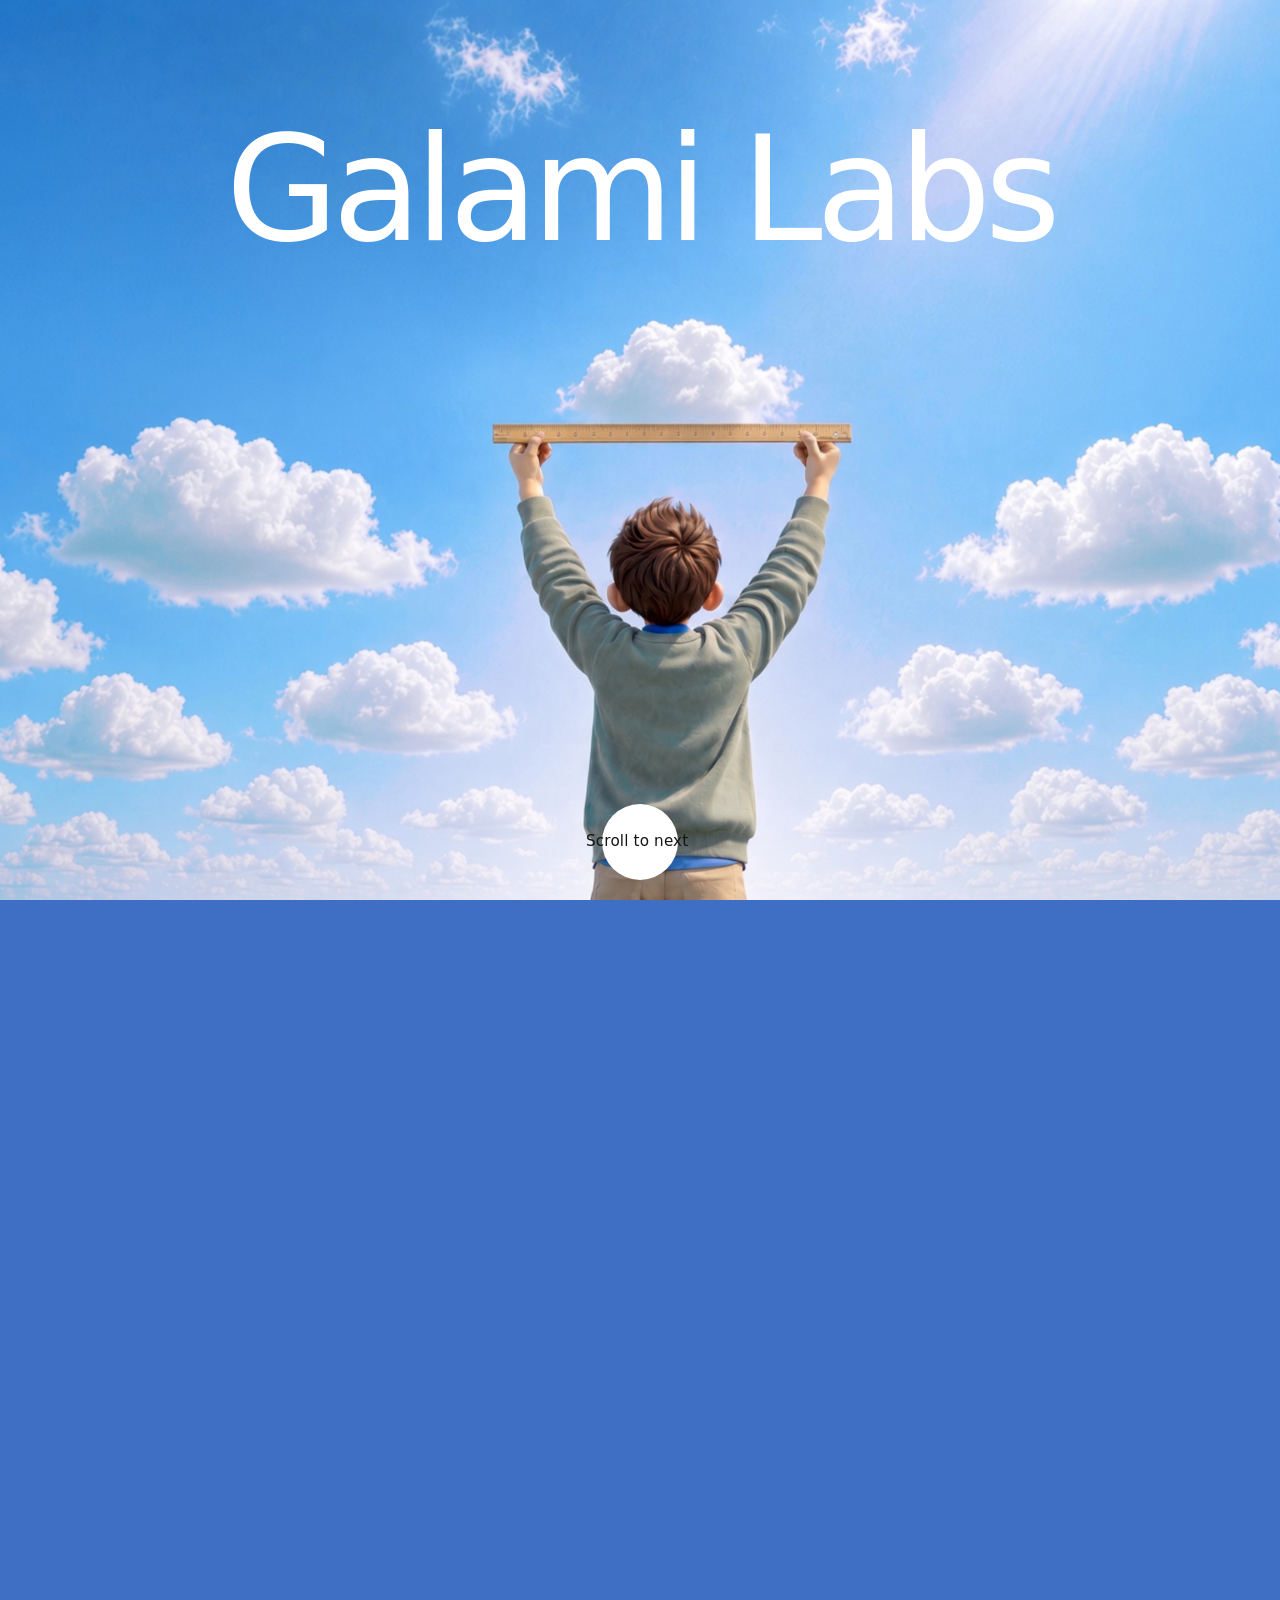
<file: v8.html>
<!DOCTYPE html>
<html lang="en">
  <head>
    <meta charset="UTF-8" />
    <meta name="viewport" content="width=device-width, initial-scale=1, viewport-fit=cover" />
    <meta name="theme-color" content="#3f6fc4" />
    <title>Galami Labs 8.0</title>
    <link rel="preconnect" href="https://fonts.googleapis.com" />
    <link rel="preconnect" href="https://fonts.gstatic.com" crossorigin />
    <link href="https://fonts.googleapis.com/css2?family=Fraunces:opsz,wght@9..144,560&display=swap" rel="stylesheet" />
    <link rel="stylesheet" href="styles.css" />
  </head>
  <body>
    <main class="scrub">
      <div class="pin">
        <img
          src="Final First Frame.jpg"
          alt="A boy holding a ruler up to the sky"
          fetchpriority="high"
          decoding="sync"
          draggable="false"
        />
        <video
          class="hero-video"
          muted
          playsinline
          webkit-playsinline
          preload="none"
          disablepictureinpicture
          disableremoteplayback
          poster="Final First Frame.jpg"
          data-scrub="scrub-v8.mp4"
          data-pace="hands"
        ></video>
        <img
          class="end-still"
          src="Final Middle Frame.jpg"
          alt="A boy standing in a meadow, looking at the mountains"
          draggable="false"
          aria-hidden="true"
        />
        <h1 class="wordmark">Galami Labs</h1>
        <button type="button" class="next">
          <span>Scroll to next</span>
          <svg viewBox="0 0 24 24" aria-hidden="true">
            <path d="M12 5.5v10M7.5 11.5 12 16.5l4.5-5" fill="none" stroke="currentColor" stroke-width="1.8" stroke-linecap="round" stroke-linejoin="round" />
          </svg>
        </button>
      </div>
    </main>
    <script src="scrub.js"></script>
  </body>
</html>
</file>
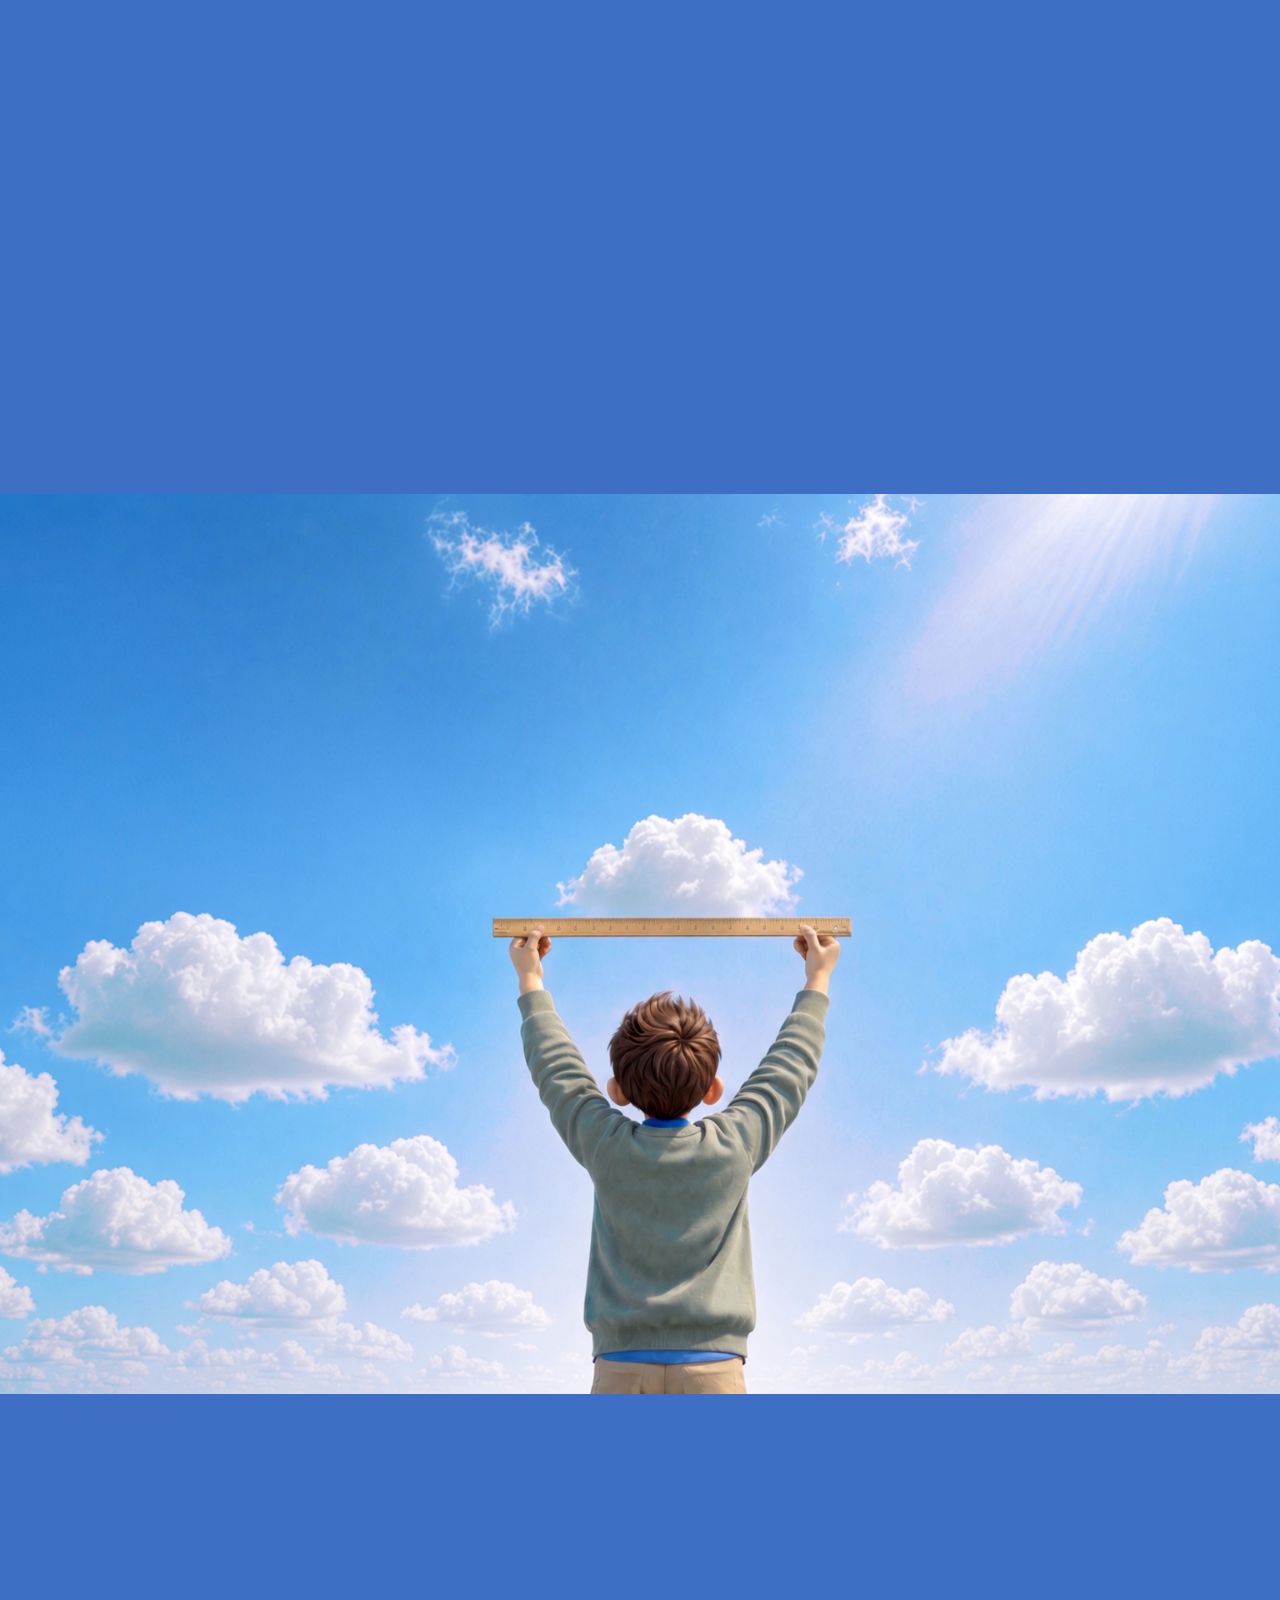
<file: v9.html>
<!DOCTYPE html>
<html lang="en">
  <head>
    <meta charset="UTF-8" />
    <meta name="viewport" content="width=device-width, initial-scale=1, viewport-fit=cover" />
    <meta name="theme-color" content="#3f6fc4" />
    <title>Galami Labs 9.0</title>
    <link rel="preconnect" href="https://fonts.googleapis.com" />
    <link rel="preconnect" href="https://fonts.gstatic.com" crossorigin />
    <link href="https://fonts.googleapis.com/css2?family=Fraunces:opsz,wght@9..144,560&display=swap" rel="stylesheet" />
    <link rel="stylesheet" href="styles.css" />
  </head>
  <body>
    <main class="scrub">
      <div class="pin">
        <img
          src="Final First Frame.jpg"
          alt="A boy holding a ruler up to the sky"
          fetchpriority="high"
          decoding="sync"
          draggable="false"
        />
        <video
          class="hero-video"
          muted
          playsinline
          webkit-playsinline
          preload="none"
          disablepictureinpicture
          disableremoteplayback
          poster="Final First Frame.jpg"
          data-scrub="scrub-v9.mp4"
        ></video>
        <img
          class="end-still"
          src="Final Middle Frame.jpg"
          alt="A boy standing in a meadow, looking at the mountains"
          draggable="false"
          aria-hidden="true"
        />
        <h1 class="wordmark">Galami Labs</h1>
        <button type="button" class="next">
          <span>Scroll to next</span>
          <svg viewBox="0 0 24 24" aria-hidden="true">
            <path d="M12 5.5v10M7.5 11.5 12 16.5l4.5-5" fill="none" stroke="currentColor" stroke-width="1.8" stroke-linecap="round" stroke-linejoin="round" />
          </svg>
        </button>
      </div>
    </main>
    <script src="scrub.js"></script>
  </body>
</html>
</file>
<file: styles.css>
:root {
  --sky: #3f6fc4;
}

* {
  box-sizing: border-box;
}

html,
body {
  margin: 0;
  background: var(--sky);
  color-scheme: light;
  overscroll-behavior: none;
}

.safe-area-probe {
  position: fixed;
  top: 0;
  left: 0;
  width: 0;
  height: 0;
  visibility: hidden;
  pointer-events: none;
  padding:
    env(safe-area-inset-top, 0px)
    env(safe-area-inset-right, 0px)
    env(safe-area-inset-bottom, 0px)
    env(safe-area-inset-left, 0px);
}

.scrub {
  height: 250vh;
}

.pin {
  position: sticky;
  top: 0;
  height: 100dvh;
  width: 100%;
  overflow: hidden;
  background: var(--sky);
}

.pin img,
.pin video {
  position: absolute;
  inset: 0;
  display: block;
  width: 100%;
  height: 100%;
  object-fit: cover;
  object-position: center center;
  user-select: none;
  -webkit-user-drag: none;
  pointer-events: none;
}

.pin video {
  z-index: 2;
}

.start-still {
  z-index: 3;
}

html.is-video-loading .start-still {
  filter: blur(var(--load-blur, 18px));
  transform: scale(1.05);
  transition: filter 0.4s linear;
}

html.is-video-loading .pin.is-away .start-still {
  visibility: visible;
}

.phone-load {
  display: none;
}

.pin.is-away .start-still,
.pin.is-away img:not(.end-still):not(.peak):not(.range):not(.peak-close) {
  visibility: hidden;
}

.end-still {
  z-index: 4;
  opacity: 0;
  visibility: hidden;
  transition: opacity 0.45s ease;
}

.pin.is-end .end-still {
  opacity: 1;
  visibility: visible;
}

.statement {
  position: absolute;
  z-index: 5;
  top: 6.5vh;
  left: 0;
  right: 0;
  margin: 0;
  text-align: center;
  color: #fff;
  pointer-events: none;
  opacity: 0;
  visibility: hidden;
  transition: opacity 0.45s ease;
}

.pin.is-end:not(.is-peaks) .statement {
  opacity: 1;
  visibility: visible;
}

.statement-title,
.statement-hint {
  margin: 0;
  font-family: system-ui, sans-serif;
}

.statement-title {
  font-weight: 500;
  font-size: clamp(2.8rem, 6.6vw, 5.75rem);
  line-height: 0.95;
  letter-spacing: -0.045em;
}

.statement-hint {
  margin-top: 0.85rem;
  font-weight: 400;
  font-size: 0.95rem;
  line-height: 1.3;
  letter-spacing: 0.01em;
  color: rgba(255, 255, 255, 0.82);
  transition: opacity 0.2s ease;
}

.hint-tap {
  display: none;
}

.pin:has(.summit-pilatus:hover) .statement-hint,
.pin:has(.summit-pilatus:focus-visible) .statement-hint {
  opacity: 0;
}

.summits {
  position: absolute;
  inset: 0;
  z-index: 5;
  opacity: 0;
  visibility: hidden;
  pointer-events: none;
  transition: opacity 0.45s ease;
}

.pin.is-end:not(.is-peaks) .summits {
  opacity: 1;
  visibility: visible;
}

.summit {
  position: absolute;
  width: 18vw;
  min-width: 10rem;
  height: 34vh;
  margin: 0;
  padding: 0;
  border: 0;
  background: none;
  transform: translate(-50%, -0.6rem);
  pointer-events: auto;
  cursor: default;
}

.summit-line {
  position: absolute;
  left: 50%;
  top: 0.6rem;
  width: 1px;
  height: 0;
  background: rgba(255, 255, 255, 0.92);
  transform: translate(-50%, -100%);
  transition: height 0.35s ease;
}

.summit-label {
  position: absolute;
  left: 50%;
  top: 0.6rem;
  transform: translate(-50%, calc(-100% - 2.75rem));
  opacity: 0;
  text-align: center;
  white-space: nowrap;
  transition: opacity 0.3s ease;
}

.summit-name,
.summit-height {
  display: block;
  color: #fff;
  text-shadow: 0 1px 8px rgba(8, 28, 64, 0.4);
}

.summit-name {
  font: 500 0.95rem/1.15 system-ui, sans-serif;
}

.summit-height {
  margin-top: 0.15rem;
  font: 400 0.78rem/1 system-ui, sans-serif;
}

.summit-spot {
  position: absolute;
  width: 18vw;
  min-width: 10rem;
  height: 34vh;
  transform: translate(-50%, -0.6rem);
  pointer-events: none;
}

.summit-spot .summit {
  position: absolute;
  inset: 0;
  width: 100%;
  height: 100%;
  min-width: 0;
  transform: none;
  background: transparent;
}

.summit-spot .summit-line,
.summit-spot .summit-label {
  left: var(--apex-x, 50%);
  top: var(--apex-y, 0.6rem);
  pointer-events: none;
}

.summit-spot:hover .summit-line,
.summit-spot:focus-within .summit-line,
.summit:hover .summit-line,
.summit:focus-visible .summit-line {
  height: 2.45rem;
}

@media (min-aspect-ratio: 4/5) {
  .summit-spot:has(.summit-pilatus):hover .summit-line,
  .summit-spot:has(.summit-pilatus):focus-within .summit-line {
    height: var(--stick, 2.45rem);
  }

  .summit-spot:has(.summit-pilatus) .summit-label {
    transform: translate(-50%, calc(-100% - var(--stick, 2.45rem) - 0.3rem));
  }
}

.summit-spot:hover .summit-label,
.summit-spot:focus-within .summit-label,
.summit:hover .summit-label,
.summit:focus-visible .summit-label {
  opacity: 1;
}

.summit-spot.is-resting:hover .summit-line,
.summit.is-resting:hover .summit-line,
.summit-spot.is-resting:has(.summit-pilatus):hover .summit-line {
  height: 0;
}

.summit-spot.is-resting:hover .summit-label,
.summit.is-resting:hover .summit-label {
  opacity: 0;
}

.pin:has(.summit-pilatus.is-resting:hover) .statement-hint {
  opacity: 1;
}

.wordmark {
  position: absolute;
  z-index: 3;
  top: calc(14vh + 0.475 * clamp(4.2rem, 10.5vw, 9.5rem));
  left: 0;
  right: 0;
  margin: 0;
  color: #fff;
  text-align: center;
  font-family: system-ui, sans-serif;
  font-weight: 500;
  font-size: clamp(4.6rem, 11.4vw, 10.3rem);
  line-height: 0.95;
  white-space: nowrap;
  letter-spacing: -0.045em;
  text-shadow: none;
  pointer-events: none;
  transform: translateY(-50%);
  transition: opacity 0.25s ease;
}

.pin.is-away .wordmark,
.pin.is-end .wordmark {
  opacity: 0;
  visibility: hidden;
}

.next,
.advance {
  position: absolute;
  z-index: 3;
  left: 50%;
  bottom: calc(1.25rem + env(safe-area-inset-bottom));
  transform: translateX(-50%);
  display: inline-flex;
  align-items: center;
  gap: 0.35rem;
  margin: 0;
  padding: 0.7rem 1rem 0.7rem 1.15rem;
  border: 0;
  border-radius: 999px;
  background: #fff;
  color: #141414;
  font: 500 0.95rem/1 system-ui, sans-serif;
  letter-spacing: 0.01em;
  white-space: nowrap;
  cursor: pointer;
  transition: opacity 0.25s ease;
}

.next {
  width: 4.75rem;
  height: 4.75rem;
  padding: 0;
  justify-content: center;
  background: #fff;
  color: #141414;
}

.next svg {
  position: relative;
  z-index: 2;
  width: 2.15rem;
  height: 2.15rem;
  animation: bob 1.4s ease-in-out infinite;
}

.advance {
  bottom: calc(2.65rem + env(safe-area-inset-bottom));
  padding: 0.9rem 1.45rem;
  background: #fff;
  color: #141414;
  font-size: 1.12rem;
  transition: opacity 0.25s ease, transform 0.28s cubic-bezier(0.22, 1, 0.36, 1);
}

.advance:hover,
.advance:focus-visible {
  transform: translateX(-50%) scale(1.08);
}

.pin.is-away .next,
.pin.is-end .next {
  opacity: 0;
  pointer-events: none;
}

.pin.is-peaks {
  position: fixed;
  inset: 0;
  z-index: 5;
  touch-action: none;
}

@property --peak {
  syntax: "<number>";
  inherits: true;
  initial-value: 0;
}

.peaks {
  --peak: 0;
  --peak-shift: 0;
  --frame: max(100cqi, calc(100cqb * 16 / 9));
  position: absolute;
  inset: 0;
  z-index: 6;
  overflow: hidden;
  visibility: hidden;
  opacity: 0;
  pointer-events: none;
  container-type: size;
  transition: opacity 0.48s ease, visibility 0s linear 0.48s;
}

.pin.is-peaks .peaks {
  visibility: visible;
  opacity: 1;
  transition: opacity 0.48s ease, visibility 0s linear 0s;
}

.pin.is-end:not(.is-peaks) .peaks:not([hidden]),
.pin.is-warm:not(.is-peaks) .peaks:not([hidden]) {
  visibility: visible;
  z-index: 1;
}

.screen-bleed {
  display: none;
}

.pin .peaks .range,
.pin .peaks .peak-close,
.pin .peaks .range-notes {
  position: absolute;
  inset: auto;
  top: 50%;
  left: 0;
  height: calc(var(--frame) * 9 / 16);
  transform: translate3d(calc((100cqi - var(--frame)) / 2 - var(--peak) * var(--frame)), -50%, 0);
  backface-visibility: hidden;
  will-change: transform;
}

.pin .peaks .peak-close {
  transform: translate3d(calc((100cqi - var(--frame)) / 2 - (var(--peak) + var(--peak-shift)) * var(--frame)), -50%, 0);
}

.pin .peaks .range {
  width: calc(var(--frame) * 3);
  max-width: none;
  object-fit: fill;
}

.pin .peaks .peak-close {
  left: calc(var(--frame) * 3);
  width: var(--frame);
  object-fit: cover;
}

.pin .peaks .range-notes {
  width: calc(var(--frame) * 4);
}

.range-notes {
  pointer-events: none;
  z-index: 1;
}

.phase {
  position: absolute;
  top: 0;
  height: 100%;
  width: calc(100% / 4);
}

.phase:nth-child(2) {
  left: calc(100% / 4);
}

.phase:nth-child(3) {
  left: calc(200% / 4);
}

.phase:nth-child(4) {
  left: calc(300% / 4);
}

.contact-card {
  position: absolute;
  top: 25.5%;
  left: calc((var(--frame) - 100cqi) / 2 + 12cqi);
  height: auto;
  display: flex;
  flex-direction: column;
  justify-content: flex-start;
  width: max-content;
  color: #fff;
  text-align: left;
  pointer-events: none;
  text-shadow: 0 1px 10px rgba(8, 28, 64, 0.28);
}

.next-peak {
  position: absolute;
  z-index: 2;
  left: 26.05%;
  top: 81.31%;
  width: 1.4rem;
  height: 1.4rem;
  color: #fff;
  text-decoration: none;
  text-shadow: 0 1px 8px rgba(8, 28, 64, 0.45);
  transform: translate(-50%, -50%);
  pointer-events: auto;
}

.next-peak-line {
  position: absolute;
  left: 50%;
  bottom: 50%;
  width: 1px;
  height: 3.15rem;
  background: rgba(255, 255, 255, 0.92);
  transform: translateX(-50%);
}

.next-peak-label {
  position: absolute;
  left: 50%;
  bottom: calc(50% + 3.7rem);
  display: grid;
  justify-items: center;
  align-items: center;
  transform: translateX(-50%);
  text-align: center;
  white-space: nowrap;
}

.next-peak-copy,
.next-peak-site {
  grid-area: 1 / 1;
}

.next-peak-name {
  display: block;
  font: 500 0.95rem/1.15 system-ui, sans-serif;
}

.next-peak-meta {
  display: block;
  margin-top: 0.28rem;
  font: 400 0.78rem/1 system-ui, sans-serif;
  color: rgba(255, 255, 255, 0.9);
}

.next-peak-copy {
  transition: opacity 0.2s ease;
}

.next-peak-site {
  padding: 0.62rem 0.95rem;
  border: 1px solid rgba(255, 255, 255, 0.72);
  border-radius: 999px;
  background: rgba(255, 255, 255, 0.12);
  color: #fff;
  font: 400 0.95rem/1 system-ui, sans-serif;
  text-shadow: none;
  opacity: 0;
  transition: opacity 0.2s ease, transform 0.28s cubic-bezier(0.22, 1, 0.36, 1);
}

.next-peak:hover .next-peak-copy,
.next-peak:focus-visible .next-peak-copy {
  opacity: 0;
}

.next-peak:hover .next-peak-site,
.next-peak:focus-visible .next-peak-site {
  opacity: 1;
  transform: translateY(-0.42rem);
}

.contact-intro {
  display: flex;
  flex-direction: column;
  align-items: stretch;
  width: max-content;
}

.contact-close {
  margin-top: 3.68rem;
}

.contact-kicker,
.contact-title,
.contact-email,
.contact-more,
.contact-sign,
.contact-touch {
  margin: 0;
  font-family: system-ui, sans-serif;
}

.contact-kicker {
  font-weight: 500;
  font-size: 0.95rem;
  letter-spacing: 0.01em;
  color: rgba(255, 255, 255, 0.9);
}

.contact-title {
  margin-top: 1.15rem;
  font-weight: 500;
  font-size: clamp(2.2rem, 4.6vw, 3.6rem);
  line-height: 0.95;
  letter-spacing: -0.04em;
  white-space: nowrap;
}

.contact-email {
  width: 100%;
  margin-top: 2.15rem;
  pointer-events: auto;
}

.contact-email label {
  position: absolute;
  width: 1px;
  height: 1px;
  overflow: hidden;
  clip: rect(0 0 0 0);
}

.contact-email-row {
  display: flex;
  gap: 0.5rem;
  width: 100%;
  transition: gap 0.6s cubic-bezier(0.22, 1, 0.36, 1);
}

@property --turn {
  syntax: "<angle>";
  initial-value: 0deg;
  inherits: false;
}

.contact-email-field {
  position: relative;
  flex: 1 1 16rem;
  width: auto;
  min-width: 0;
  max-width: 36rem;
  border-radius: 999px;
  background: rgba(255, 255, 255, 0.12);
  transition:
    flex-basis 0.62s cubic-bezier(0.22, 1, 0.36, 1),
    max-width 0.62s cubic-bezier(0.22, 1, 0.36, 1),
    max-height 0.62s cubic-bezier(0.22, 1, 0.36, 1),
    opacity 0.4s ease;
}

.contact-email-field::before {
  content: "";
  position: absolute;
  z-index: 1;
  inset: 0;
  border-radius: inherit;
  padding: 1.5px;
  background: conic-gradient(from var(--turn), rgba(255, 255, 255, 0.28), #fff 8%, rgba(255, 255, 255, 0.28) 20%);
  pointer-events: none;
  animation: email-sweep 3.8s linear infinite;
  -webkit-mask:
    linear-gradient(#fff 0 0) content-box,
    linear-gradient(#fff 0 0);
  -webkit-mask-composite: xor;
  mask:
    linear-gradient(#fff 0 0) content-box,
    linear-gradient(#fff 0 0);
  mask-composite: exclude;
}

@keyframes email-sweep {
  to {
    --turn: 360deg;
  }
}

.contact-email input {
  width: 100%;
  padding: 0.72rem 0.85rem;
  border: 0;
  border-radius: 999px;
  background: transparent;
  color: #fff;
  font: 400 0.95rem/1 system-ui, sans-serif;
  text-shadow: none;
}

.contact-email input::placeholder {
  color: rgba(255, 255, 255, 0.62);
}

.contact-email button {
  position: relative;
  display: grid;
  flex: 0 0 auto;
  place-items: center;
  min-width: 4.7rem;
  padding: 0.72rem 1.05rem;
  overflow: hidden;
  border: 0;
  border-radius: 999px;
  background: #fff;
  color: #141414;
  font: 500 0.95rem/1 system-ui, sans-serif;
  text-shadow: none;
  cursor: pointer;
  transition:
    transform 0.28s cubic-bezier(0.22, 1, 0.36, 1),
    flex-grow 0.62s cubic-bezier(0.22, 1, 0.36, 1),
    box-shadow 0.62s ease;
}

.join-face,
.join-done {
  display: flex;
  align-items: center;
  justify-content: center;
  gap: 0.42rem;
  transition: opacity 0.35s ease, transform 0.45s cubic-bezier(0.22, 1, 0.36, 1);
}

.join-face {
  position: relative;
  display: grid;
  place-items: center;
}

.join-label,
.join-spin {
  grid-area: 1 / 1;
}

.join-label {
  transition: opacity 0.2s ease;
}

.join-spin {
  width: 0.95rem;
  height: 0.95rem;
  border: 1.5px solid transparent;
  border-top-color: #141414;
  border-right-color: rgba(20, 20, 20, 0.28);
  border-radius: 50%;
  opacity: 0;
}

.join-done {
  position: absolute;
  inset: 0;
  opacity: 0;
  transform: translateY(0.35rem);
  white-space: nowrap;
}

.join-check {
  width: 1.05rem;
  height: 1.05rem;
  flex: none;
}

.join-check path {
  stroke-dasharray: 28;
  stroke-dashoffset: 28;
}

.contact-email button:hover:not(:disabled),
.contact-email button:focus-visible:not(:disabled) {
  transform: translateY(-0.38rem) scale(1.05);
}

.contact-email button:disabled {
  cursor: progress;
  transform: none;
}

.contact-email.is-sending .join-label {
  opacity: 0;
}

.contact-email.is-sending .join-spin {
  opacity: 1;
  animation: join-spin 0.7s linear infinite;
}

.contact-email.is-joined .contact-email-row {
  gap: 0;
}

.contact-email.is-joined .contact-email-field {
  flex-basis: 0;
  max-width: 0;
  min-width: 0;
  min-height: 0;
  opacity: 0;
  overflow: hidden;
  pointer-events: none;
}

.contact-email.is-joined button {
  flex-grow: 1;
  animation: join-settle 0.7s cubic-bezier(0.22, 1, 0.36, 1);
}

.contact-email.is-joined .join-face {
  opacity: 0;
  transform: translateY(-0.28rem);
}

.contact-email.is-joined .join-done {
  opacity: 1;
  transform: none;
  transition-delay: 0.16s;
}

.contact-email.is-joined .join-check path {
  animation: join-draw 0.45s 0.28s ease forwards;
}

.contact-email.is-joined .contact-status {
  position: absolute;
  width: 1px;
  height: 1px;
  overflow: hidden;
  clip: rect(0 0 0 0);
}

.contact-email.is-error .contact-email-row {
  animation: join-shake 0.42s ease;
}

@keyframes join-spin {
  to {
    transform: rotate(360deg);
  }
}

@keyframes join-draw {
  to {
    stroke-dashoffset: 0;
  }
}

@keyframes join-settle {
  40% {
    box-shadow: 0 0 0 7px rgba(255, 255, 255, 0.16);
  }
}

@keyframes join-shake {
  20% { transform: translateX(-0.28rem); }
  40% { transform: translateX(0.28rem); }
  60% { transform: translateX(-0.14rem); }
  80% { transform: translateX(0.14rem); }
}

.contact-more {
  margin-top: 2.35rem;
  font-weight: 500;
  font-size: 1.05rem;
  color: rgba(255, 255, 255, 0.92);
}

.contact-site {
  display: block;
  width: 100%;
  margin-top: 1.15rem;
  padding: 0.85rem 1rem;
  border-radius: 999px;
  background: #fff;
  color: #141414;
  font: 500 1rem/1 system-ui, sans-serif;
  text-align: center;
  text-decoration: none;
  text-shadow: none;
  transition: transform 0.28s cubic-bezier(0.22, 1, 0.36, 1);
}

.contact-site:hover,
.contact-site:focus-visible {
  transform: scale(1.04);
}

.contact-sign {
  font-weight: 500;
  font-size: 0.98rem;
}

.contact-touch {
  display: flex;
  gap: 0.45rem;
  margin-top: 0.45rem;
  font-weight: 500;
  font-size: 1rem;
  pointer-events: auto;
}

.contact-touch a {
  color: #fff;
  text-decoration: underline;
  text-decoration-thickness: 1.5px;
  text-underline-offset: 0.22rem;
}

.contact-touch a:hover,
.contact-touch a:focus-visible {
  text-decoration-thickness: 2px;
}

.contact-status {
  margin: 0.7rem 0 0;
  font: 400 0.85rem/1.3 system-ui, sans-serif;
  color: rgba(255, 255, 255, 0.82);
}

.phase:nth-child(1) {
  --peak-frac: 0.665;
}

.phase:nth-child(2) {
  --peak-frac: 0.416;
}

.phase:nth-child(3) {
  --peak-frac: 0.335;
}

.phase-copy {
  position: absolute;
  top: calc(var(--peak-frac) * 50% + 25% - 25cqb);
  left: 8%;
  right: 8%;
  margin: 0;
  color: #fff;
  text-align: center;
  text-shadow: 0 1px 10px rgba(8, 28, 64, 0.35);
  transform: translateY(-50%);
}

.phase-kicker,
.phase-title,
.phase-text {
  margin: 0;
  font-family: system-ui, sans-serif;
}

.phase-kicker {
  font-weight: 500;
  font-size: clamp(1.05rem, 2vw, 1.5rem);
  letter-spacing: 0.04em;
  color: rgba(255, 255, 255, 0.82);
}

.phase-title {
  margin-top: 0.45rem;
  font-weight: 500;
  font-size: clamp(3.4rem, 7.2vw, 6rem);
  line-height: 0.95;
  letter-spacing: -0.045em;
}

.phase-text {
  margin-top: 0.85rem;
  font-weight: 400;
  font-size: clamp(1.2rem, 2.1vw, 1.6rem);
  line-height: 1.35;
  color: rgba(255, 255, 255, 0.9);
}

.peak-readout {
  position: absolute;
  z-index: 7;
  top: calc(1.05rem + var(--chrome-top, env(safe-area-inset-top, 0px)));
  left: calc(1.05rem + (2.75rem - 1.45rem) / 2 + 1.45rem * 6 / 24 + env(safe-area-inset-left));
  display: flex;
  align-items: center;
  height: 2.75rem;
  color: #fff;
  text-align: left;
  cursor: default;
  text-shadow: 0 1px 12px rgba(8, 28, 64, 0.55);
}

.peak-readout::before {
  content: "";
  position: absolute;
  inset: -0.85rem -1.5rem -1.7rem -0.85rem;
}

.altitude-label {
  position: absolute;
  top: calc(50% + 0.62rem);
  left: 0;
  margin: 0;
  font: 500 1.05rem/1 system-ui, sans-serif;
  letter-spacing: 0.01em;
  white-space: nowrap;
  opacity: 0;
  transform: translateY(-0.15rem);
  transition: opacity 0.2s ease, transform 0.2s ease;
}

.peak-readout:hover .altitude-label,
.peak-readout:focus-within .altitude-label {
  opacity: 1;
  transform: none;
}

.peak-readout-live {
  position: absolute;
  width: 1px;
  height: 1px;
  overflow: hidden;
  clip: rect(0 0 0 0);
}

.peak-readout .height-lock {
  font: 500 1.05rem/1 system-ui, sans-serif;
}

.height-read {
  position: absolute;
  width: 1px;
  height: 1px;
  overflow: hidden;
  clip: rect(0 0 0 0);
}

.height-lock {
  display: inline-flex;
  align-items: flex-start;
  height: 1em;
  overflow: hidden;
  font-variant-numeric: tabular-nums;
}

.height-wheel {
  height: 1em;
  overflow: hidden;
}

.height-reel {
  display: flex;
  flex-direction: column;
}

.height-reel span,
.height-sep {
  display: block;
  height: 1em;
  line-height: 1em;
}

.advance,
.step {
  z-index: 7;
}

.flash {
  position: absolute;
  inset: 0;
  z-index: 8;
  background: #fff;
  opacity: 0;
  pointer-events: none;
}

.flash.is-on {
  animation: flash 0.18s ease-out forwards;
}

@keyframes flash {
  0% { opacity: 0; }
  35% { opacity: 0.32; }
  100% { opacity: 0; }
}

.step {
  position: absolute;
  top: 50%;
  display: grid;
  place-items: center;
  width: 3.1rem;
  height: 3.1rem;
  padding: 0;
  border: 0;
  border-radius: 999px;
  background: #fff;
  color: #141414;
  box-shadow: 0 8px 22px rgba(8, 28, 64, 0.18);
  cursor: pointer;
  transform: translateY(-50%);
  transition: transform 0.28s cubic-bezier(0.22, 1, 0.36, 1);
}

.step:hover,
.step:focus-visible {
  transform: translateY(-50%) scale(1.08);
}

.peak-exit,
.replay {
  position: absolute;
  z-index: 9;
  top: calc(1.05rem + var(--chrome-top, env(safe-area-inset-top, 0px)));
  right: calc(1.05rem + env(safe-area-inset-right, 0px));
  display: grid;
  place-items: center;
  width: 2.75rem;
  height: 2.75rem;
  padding: 0;
  border: 0;
  border-radius: 0;
  background: none;
  color: #fff;
  cursor: pointer;
  transition: transform 0.28s cubic-bezier(0.22, 1, 0.36, 1);
}

.peak-exit:hover,
.peak-exit:focus-visible,
.replay:hover,
.replay:focus-visible {
  transform: scale(1.12);
}

.peak-exit svg,
.replay svg {
  width: 1.45rem;
  height: 1.45rem;
}

.replay {
  filter: drop-shadow(0 1px 5px rgba(8, 28, 64, 0.55));
}

@keyframes replay-hint {
  0%,
  100% { transform: scale(1); }
  40% { transform: scale(1.34); }
}

.replay.is-hint {
  background: rgba(255, 255, 255, 0.22);
  border-radius: 999px;
  transition: none;
  animation: replay-hint 0.72s cubic-bezier(0.22, 1, 0.36, 1) 3;
  filter: drop-shadow(0 0 10px rgba(255, 255, 255, 0.95)) drop-shadow(0 1px 5px rgba(8, 28, 64, 0.55));
}

.peak-exit .peak-more-mark {
  display: none;
}

.peak-exit.is-more .peak-exit-mark {
  display: none;
}

.peak-exit.is-more .peak-more-mark {
  display: block;
}

.peak-exit.is-more.is-open .peak-exit-mark {
  display: block;
}

.peak-exit.is-more.is-open .peak-more-mark {
  display: none;
}

.more-fog {
  position: absolute;
  inset: 0;
  z-index: 8;
  display: grid;
  place-items: center;
  background: rgba(18, 32, 58, 0.42);
  color: #fff;
  backdrop-filter: blur(18px) saturate(1.15);
  -webkit-backdrop-filter: blur(18px) saturate(1.15);
  animation: more-fog-in 0.28s ease;
}

.more-fog[hidden] {
  display: none;
}

@keyframes more-fog-in {
  from { opacity: 0; }
  to { opacity: 1; }
}

.more-links {
  display: flex;
  flex-direction: column;
  align-items: center;
  gap: 1.6rem;
}

.more-links a,
.more-email {
  color: inherit;
  text-decoration: none;
  font: 500 clamp(2.6rem, 6.6vw, 4.6rem)/0.95 system-ui, sans-serif;
  letter-spacing: -0.045em;
  text-shadow: 0 1px 16px rgba(8, 28, 64, 0.28);
}

.more-email {
  display: inline-flex;
  align-items: center;
  justify-content: center;
  gap: 0.28em;
  max-width: 100%;
  white-space: nowrap;
}

.more-email a {
  user-select: text;
  -webkit-user-select: text;
}

.copy-email {
  display: inline-grid;
  place-items: center;
  width: 0.62em;
  height: 0.62em;
  min-width: 1.75rem;
  min-height: 1.75rem;
  margin: 0;
  padding: 0;
  border: 0;
  background: none;
  color: inherit;
  font: inherit;
  line-height: 1;
  cursor: pointer;
  text-shadow: none;
}

.copy-email svg {
  width: 100%;
  height: 100%;
  filter: drop-shadow(0 1px 8px rgba(8, 28, 64, 0.28));
}

.copy-email .copy-check,
.copy-email.is-copied .copy-icon {
  display: none;
}

.copy-email.is-copied .copy-check {
  display: block;
}

.copy-email:hover,
.copy-email:focus-visible {
  transform: scale(1.08);
}

.copy-email.is-copied {
  color: #fff;
}

.more-links a:hover,
.more-links a:focus-visible {
  text-decoration: underline;
  text-decoration-thickness: 2px;
  text-underline-offset: 0.16em;
}

.more-sign,
.copy-note {
  position: absolute;
  left: 1.25rem;
  right: 1.25rem;
  bottom: calc(1.7rem + var(--chrome-bottom, env(safe-area-inset-bottom, 0px)));
  margin: 0;
  text-align: center;
  font: 500 0.98rem/1.35 system-ui, sans-serif;
  letter-spacing: 0.01em;
  text-shadow: 0 1px 10px rgba(8, 28, 64, 0.28);
}

.copy-note[hidden] {
  display: none;
}

.more-fog.is-copied .more-sign {
  visibility: hidden;
}

.advance[hidden],
.step[hidden],
.peak-dots[hidden],
.replay[hidden],
.peak-exit[hidden],
.peak-readout[hidden],
.peaks[hidden] {
  display: none;
}

.step svg {
  position: relative;
  z-index: 2;
  width: 1.25rem;
  height: 1.25rem;
}

.step-prev {
  left: calc(1.25rem + env(safe-area-inset-left));
}

.step-next {
  right: calc(1.25rem + env(safe-area-inset-right));
}

.step-prev svg {
  animation: nudge-left 1.4s ease-in-out infinite;
}

.step-next svg {
  animation: nudge-right 1.4s ease-in-out infinite;
}

.peak-dots {
  position: absolute;
  z-index: 7;
  left: 50%;
  bottom: calc(1.35rem + var(--chrome-bottom, env(safe-area-inset-bottom)));
  display: flex;
  align-items: center;
  gap: 0.35rem;
  margin: 0;
  padding: 0;
  transform: translateX(-50%);
}

.peak-dots button {
  display: grid;
  place-items: center;
  width: 1.65rem;
  height: 1.65rem;
  margin: 0;
  padding: 0;
  border: 0;
  border-radius: 50%;
  background: none;
  cursor: pointer;
}

.peak-dots button::before {
  content: "";
  width: 0.48rem;
  height: 0.48rem;
  border-radius: 50%;
  background: rgba(255, 255, 255, 0.28);
  box-shadow: inset 0 0 0 1px rgba(255, 255, 255, 0.8);
  backdrop-filter: blur(10px) saturate(1.15);
  -webkit-backdrop-filter: blur(10px) saturate(1.15);
  transition: transform 0.28s cubic-bezier(0.22, 1, 0.36, 1), background 0.28s ease;
}

.peak-dots button.is-on::before {
  background: #fff;
  box-shadow: none;
  transform: scale(1.45);
}

.peak-dots button:hover::before,
.peak-dots button:focus-visible::before {
  transform: scale(1.45);
}

@keyframes nudge-left {
  50% { transform: translateX(-3px); }
}

@keyframes nudge-right {
  50% { transform: translateX(3px); }
}

@keyframes bob {
  50% {
    transform: translateY(3px);
  }
}

@media (max-aspect-ratio: 4/5) {
  html {
    overflow-y: scroll;
    overscroll-behavior: none;
  }

  body {
    overscroll-behavior: none;
  }

  .hint-hover {
    display: none;
  }

  .hint-tap {
    display: block;
  }

  .pin {
    --band-top: 0px;
    --band-bottom: 0px;
    --chrome-top: env(safe-area-inset-top, 0px);
    --chrome-bottom: env(safe-area-inset-bottom, 0px);
    position: sticky;
    z-index: 1;
    top: 0;
    width: 100%;
    height: 100vh;
    height: 100svh;
    background: transparent;
    overflow: hidden;
  }

  .screen-bleed {
    display: none;
  }

  .pin.is-peaks {
    position: sticky;
    inset: auto;
  }

  .peaks[hidden] {
    display: block;
  }

  .peaks {
    opacity: 0;
    transition: opacity 0.36s ease, visibility 0s linear 0.36s;
  }

  .pin.is-peaks .peaks {
    opacity: 1;
    transition: opacity 0.36s ease, visibility 0s linear 0s;
  }

  .pin .start-still,
  .pin .hero-video,
  .pin .end-still {
    inset: 0;
    width: 100%;
    height: 100%;
    object-fit: cover;
    object-position: center center;
    transform: none;
    transform-origin: center center;
  }

  .wordmark {
    top: max(21svh, calc(var(--chrome-top, env(safe-area-inset-top, 0px)) + 0.85rem));
    left: 0;
    right: 0;
    padding: 0;
    text-align: center;
    font-size: 14vw;
    line-height: 0.95;
    letter-spacing: -0.045em;
    transform: none;
  }

  .statement {
    top: max(4.6svh, calc(var(--chrome-top, env(safe-area-inset-top, 0px)) + 0.85rem));
    padding: 0 1.25rem;
    text-align: center;
  }

  .advance {
    bottom: calc(1.7rem + var(--chrome-bottom, env(safe-area-inset-bottom)));
  }

  .statement-title {
    font-size: 9vw;
    white-space: nowrap;
    text-align: center;
  }

  .statement-hint {
    margin-top: 0.55rem;
    font-size: 0.92rem;
    text-align: center;
  }

  .pin:has(.summit-pilatus:hover) .statement-hint,
  .pin:has(.summit-pilatus:focus) .statement-hint,
  .pin:has(.summit-pilatus:focus-visible) .statement-hint {
    opacity: 1;
  }

  .summit,
  .summit-spot {
    width: 30vw;
    min-width: 0;
    height: 26vh;
    cursor: pointer;
    touch-action: manipulation;
    -webkit-tap-highlight-color: transparent;
  }

  .summit-spot {
    transform: translate(-50%, -0.6rem);
  }

  .summit-spot .summit {
    cursor: pointer;
    -webkit-tap-highlight-color: transparent;
    -webkit-appearance: none;
    appearance: none;
    outline: none;
    box-shadow: none;
    background: transparent;
  }

  .summit-spot .summit:focus,
  .summit-spot .summit:focus-visible,
  .summit-spot .summit:active {
    outline: none;
    background: transparent;
    box-shadow: none;
  }

  .summit-spot:hover .summit-line,
  .summit-spot:focus-within .summit-line,
  .summit:hover .summit-line,
  .summit:focus-visible .summit-line {
    height: 0;
  }

  .summit-spot:hover .summit-label,
  .summit-spot:focus-within .summit-label,
  .summit:hover .summit-label,
  .summit:focus-visible .summit-label {
    opacity: 0;
  }

  .pin.is-end:not(.is-peaks) .summit-spot.is-shown .summit-line {
    height: 2.05rem;
    box-shadow: 0 0 6px rgba(8, 22, 48, 0.7);
  }

  .summit-spot:last-child .summit-line {
    transform: translate(calc(-50% + 0.75rem), -100%);
  }

  .pin.is-end:not(.is-peaks) .summit-spot.is-shown .summit-label {
    opacity: 1;
  }

  .summit-name,
  .summit-height {
    color: #1a3358;
    text-shadow: none;
  }

  .summit-label {
    padding: 0.22rem 0.48rem 0.28rem;
    border-radius: 0.55rem;
    background: rgba(255, 255, 255, 0.58);
    -webkit-backdrop-filter: blur(16px) saturate(1.35);
    backdrop-filter: blur(16px) saturate(1.35);
  }

  .summit-spot .summit-label {
    left: var(--apex-x, 50%);
    text-align: center;
    transform: translate(calc(-50% + var(--name-x, 0px)), calc(-100% - 2.2rem + var(--name-y, 0px)));
  }

  .summit-spot .summit-label.is-adjustable {
    z-index: 2;
    pointer-events: auto;
    cursor: grab;
    touch-action: none;
    outline: 1px dashed rgba(255, 255, 255, 0.8);
    outline-offset: 0.4rem;
  }

  .peaks {
    --peak-shift: 0.11;
  }

  .pin .peaks .range {
    width: calc(var(--frame) * 4);
    transform: translate3d(calc((100cqi - var(--frame)) / 2 - (var(--peak) + max(0, var(--peak) - 2) * var(--peak-shift)) * var(--frame)), -50%, 0);
  }

  .pin .peaks .peak-close {
    display: none;
  }

  .phase-copy {
    left: 50%;
    right: auto;
    width: min(22rem, calc(100cqi - 2.4rem));
    transform: translate(-50%, -50%);
    text-align: center;
    container-type: inline-size;
  }

  .phase-kicker {
    font-size: 1.05rem;
  }

  .phase-title {
    font-size: clamp(1.95rem, 9vw, 2.65rem);
    white-space: nowrap;
  }

  .phase-text {
    font-size: min(1.24rem, 5.65cqi);
    line-height: 1.25;
    letter-spacing: -0.015em;
    white-space: nowrap;
  }

  .next-peak {
    display: none;
  }

  .contact-card {
    z-index: 2;
    top: 13%;
    left: calc(50% - 50vw + 1.55rem + env(safe-area-inset-left, 0px));
    width: min(12.25rem, 50vw);
    height: auto;
    justify-content: flex-start;
  }

  .contact-email-field {
    flex: none;
    width: 100%;
    max-width: none;
    max-height: 3.4rem;
  }

  .contact-email.is-joined .contact-email-field {
    flex-basis: auto;
    max-width: none;
    width: 100%;
    max-height: 0;
    min-height: 0;
  }

  .contact-title {
    margin-top: 0.5rem;
    font-size: clamp(1.5rem, 6.2vw, 1.9rem);
    white-space: normal;
  }

  .contact-kicker {
    font-size: 0.82rem;
  }

  .contact-email {
    margin-top: 0.95rem;
  }

  .contact-email input {
    font-size: 16px;
  }

  .contact-email-row {
    flex-direction: column;
  }

  .contact-email button {
    width: 100%;
  }

  .contact-close {
    margin-top: 1.25rem;
  }

  .contact-sign,
  .contact-touch {
    font-size: 0.92rem;
  }

  html.is-iphone .replay {
    display: none;
  }

  .step {
    width: 2.45rem;
    height: 2.45rem;
  }

  .step svg {
    width: 1.1rem;
    height: 1.1rem;
  }

  .advance {
    max-width: calc(100vw - 2rem);
    font-size: 1rem;
  }

  .name-adjust {
    position: fixed;
    z-index: 20;
    bottom: calc(0.85rem + env(safe-area-inset-bottom, 0px));
    left: 0.8rem;
    right: 0.8rem;
    display: flex;
    align-items: center;
    gap: 0.7rem;
    margin: 0;
    color: #fff;
    font: 400 0.82rem/1.35 system-ui, sans-serif;
    text-shadow: 0 1px 8px rgba(8, 28, 64, 0.45);
  }

  .name-adjust[hidden] {
    display: none;
  }

  .name-adjust button {
    border: 0;
    background: none;
    color: inherit;
    font: inherit;
    text-decoration: underline;
    text-underline-offset: 0.16em;
    cursor: pointer;
  }

  .name-adjust-readout {
    margin-left: auto;
    font: 400 0.72rem/1.35 ui-monospace, monospace;
    white-space: pre-line;
    text-align: right;
  }
}

@media (prefers-reduced-motion: reduce) {
  .scrub {
    height: 100dvh;
  }

  .pin video {
    display: none;
  }

  .end-still,
  .wordmark,
  .next,
  .next svg,
  .advance,
  .advance svg,
  .flash,
  .flash.is-on,
  .peaks,
  .statement,
  .statement-hint,
  .summit-line,
  .summit-label,
  .summits,
  .height-reel,
  .step,
  .step svg,
  .replay,
  .replay.is-hint,
  .peak-exit,
  .more-fog,
  .contact-email button,
  .peak-dots button::before,
  .contact-email-field::before,
  .join-face,
  .join-done,
  .join-label,
  .join-spin,
  .next-peak-copy,
  .next-peak-site,
  .contact-site {
    transition: none;
    animation: none;
  }

  .contact-email.is-joined .join-check path {
    animation: none;
    stroke-dashoffset: 0;
  }

  .contact-email.is-error .contact-email-row {
    animation: none;
  }
}
</file>
